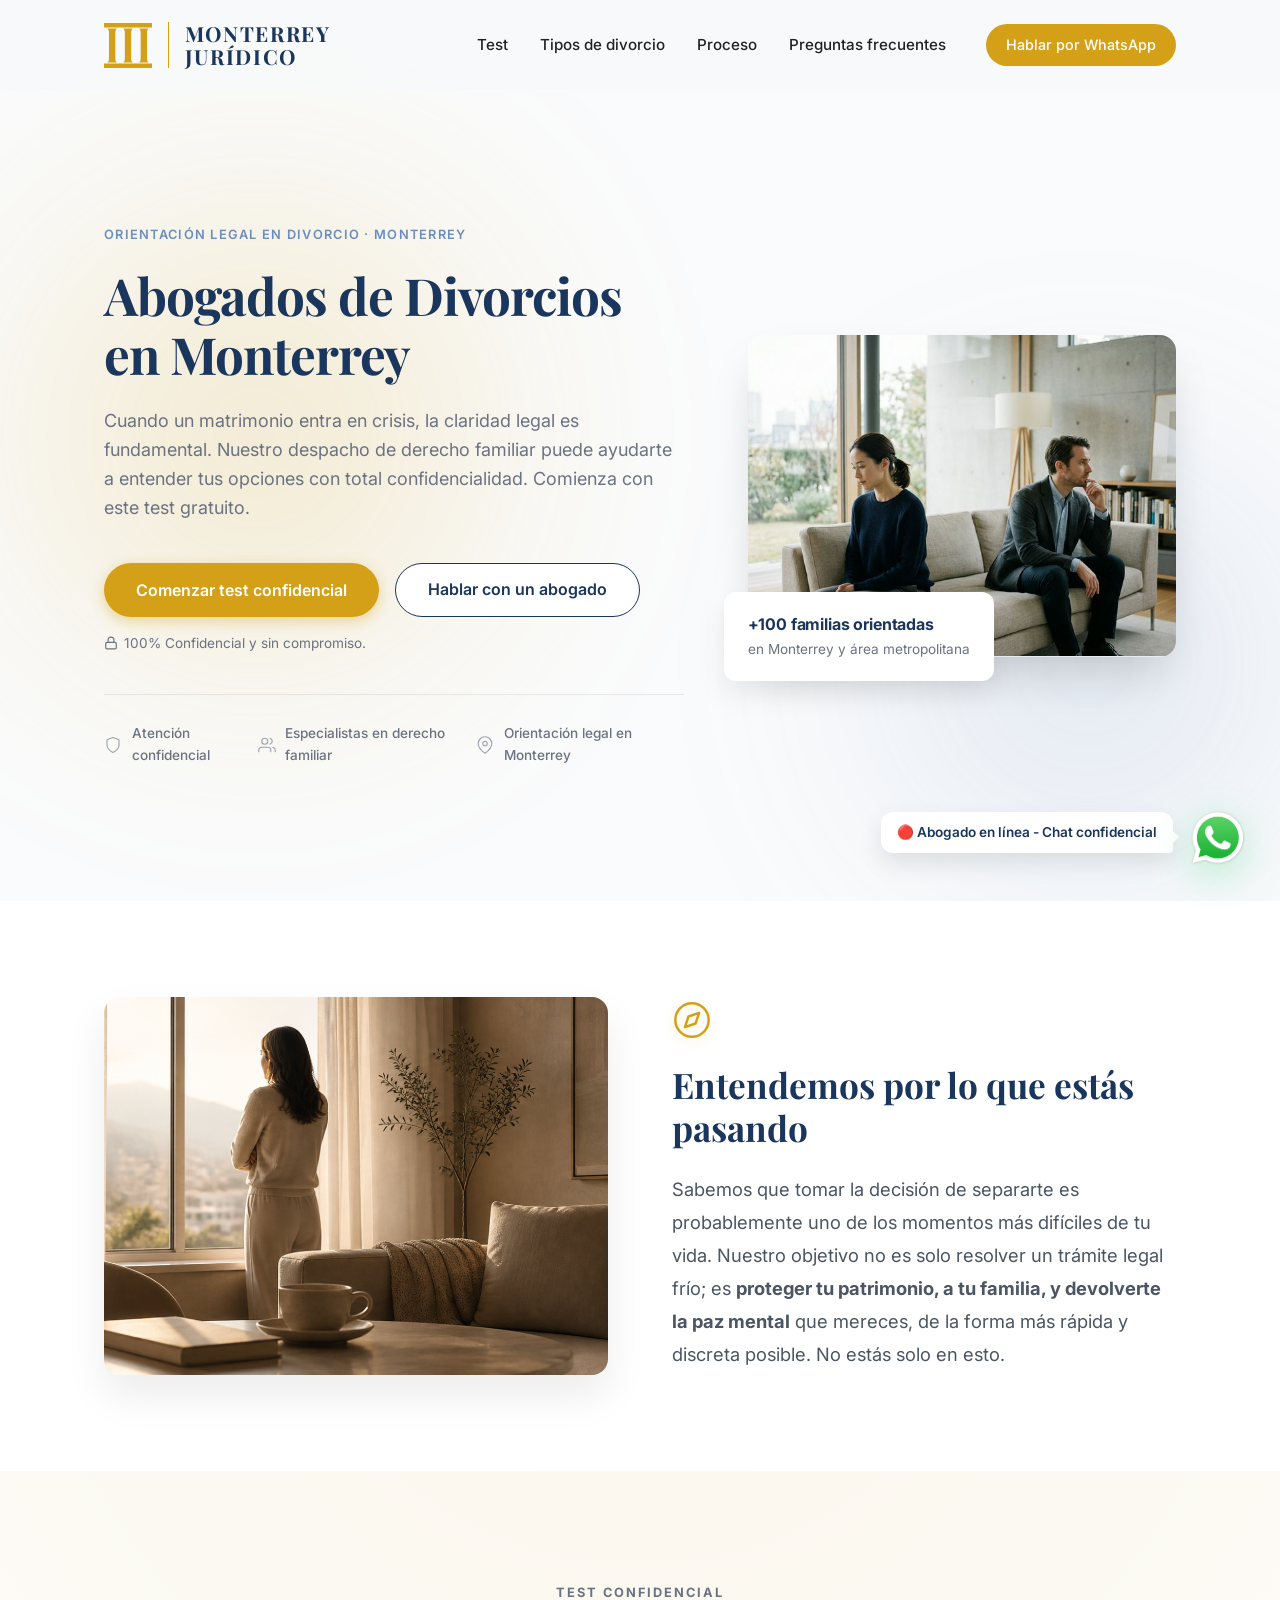
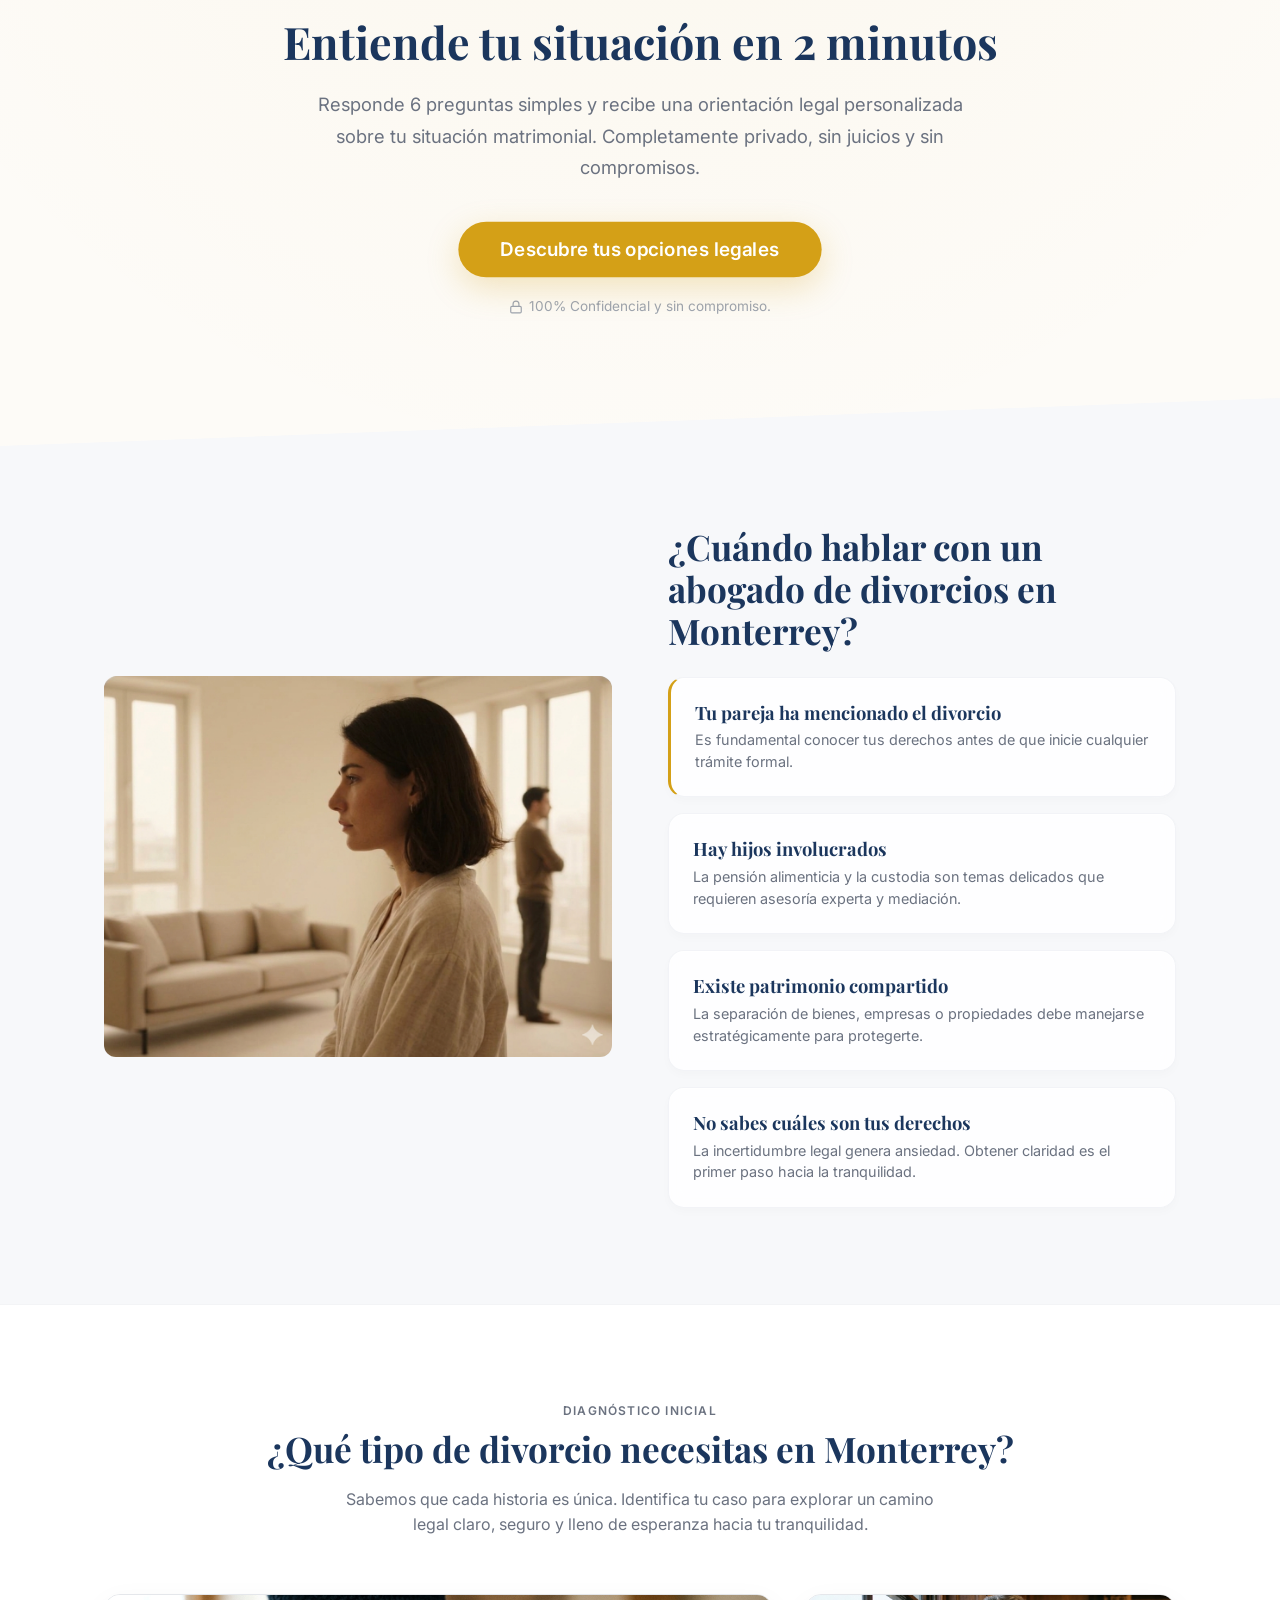
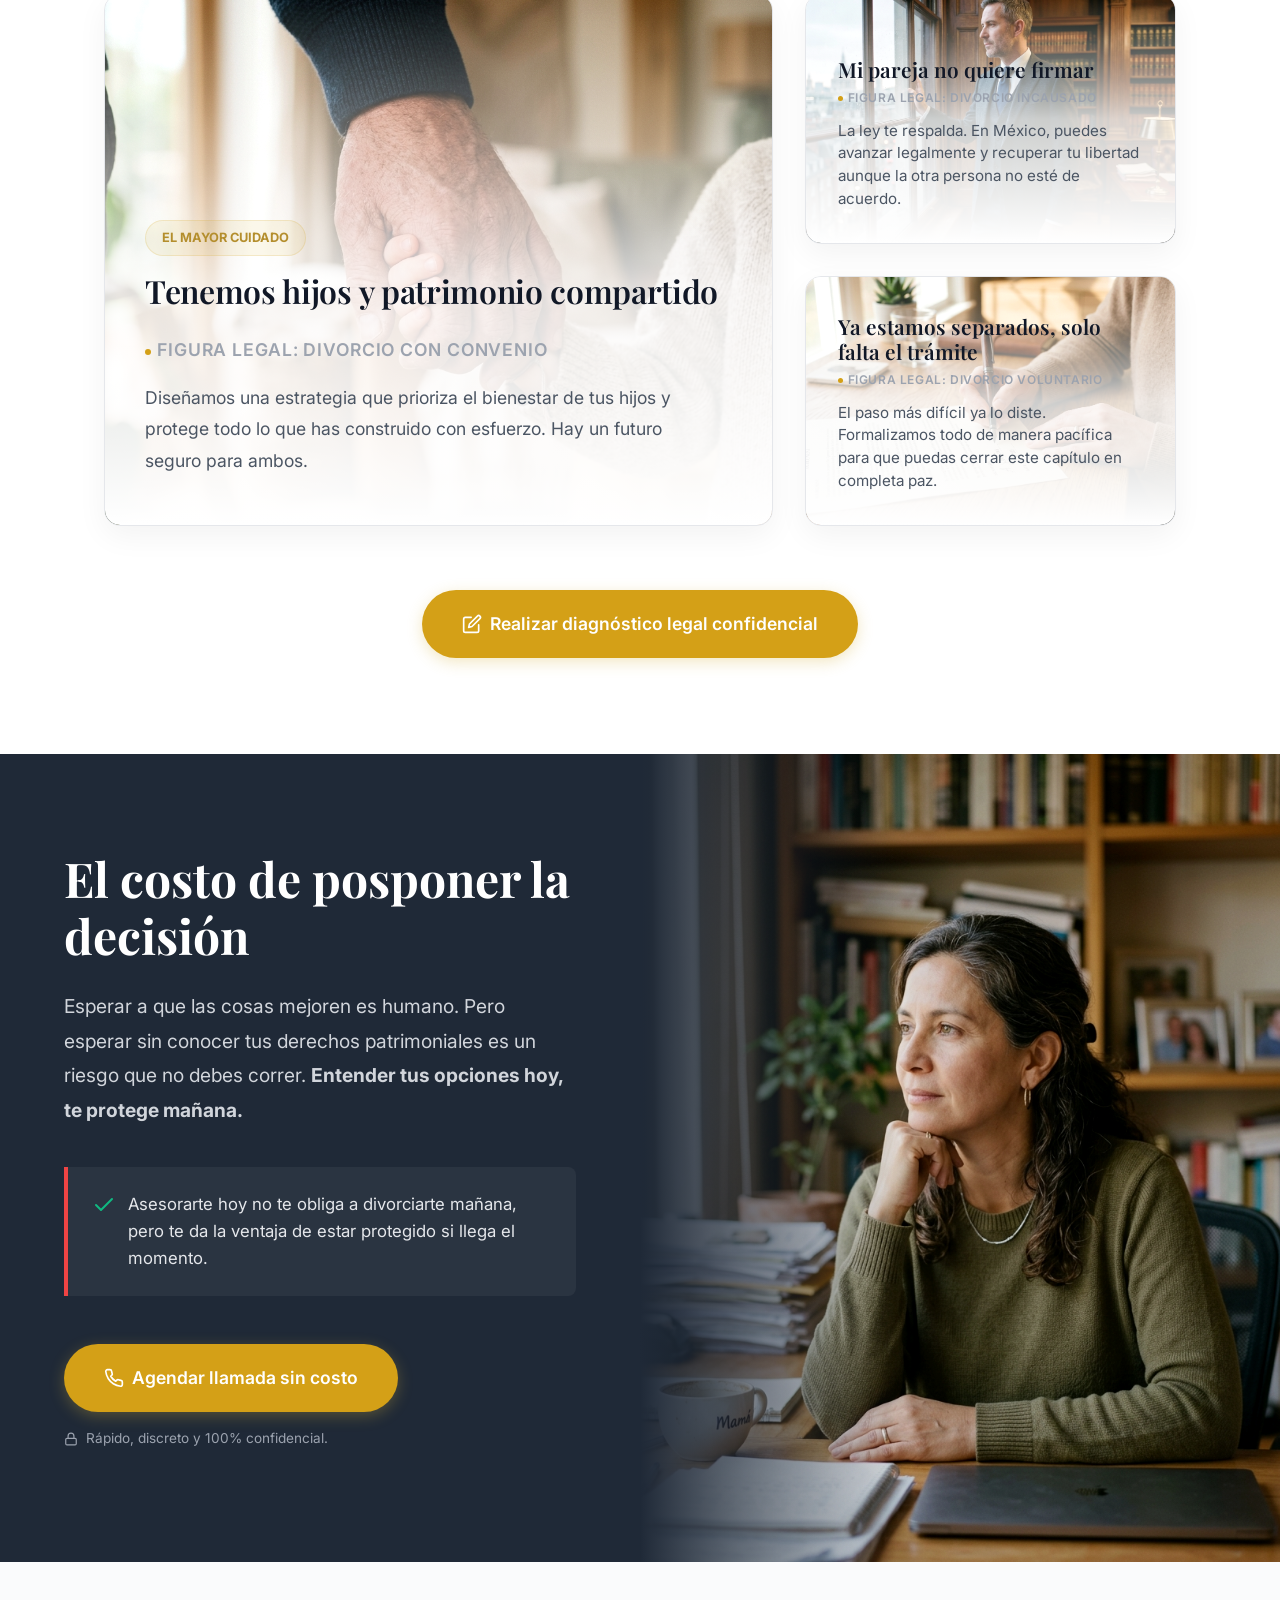
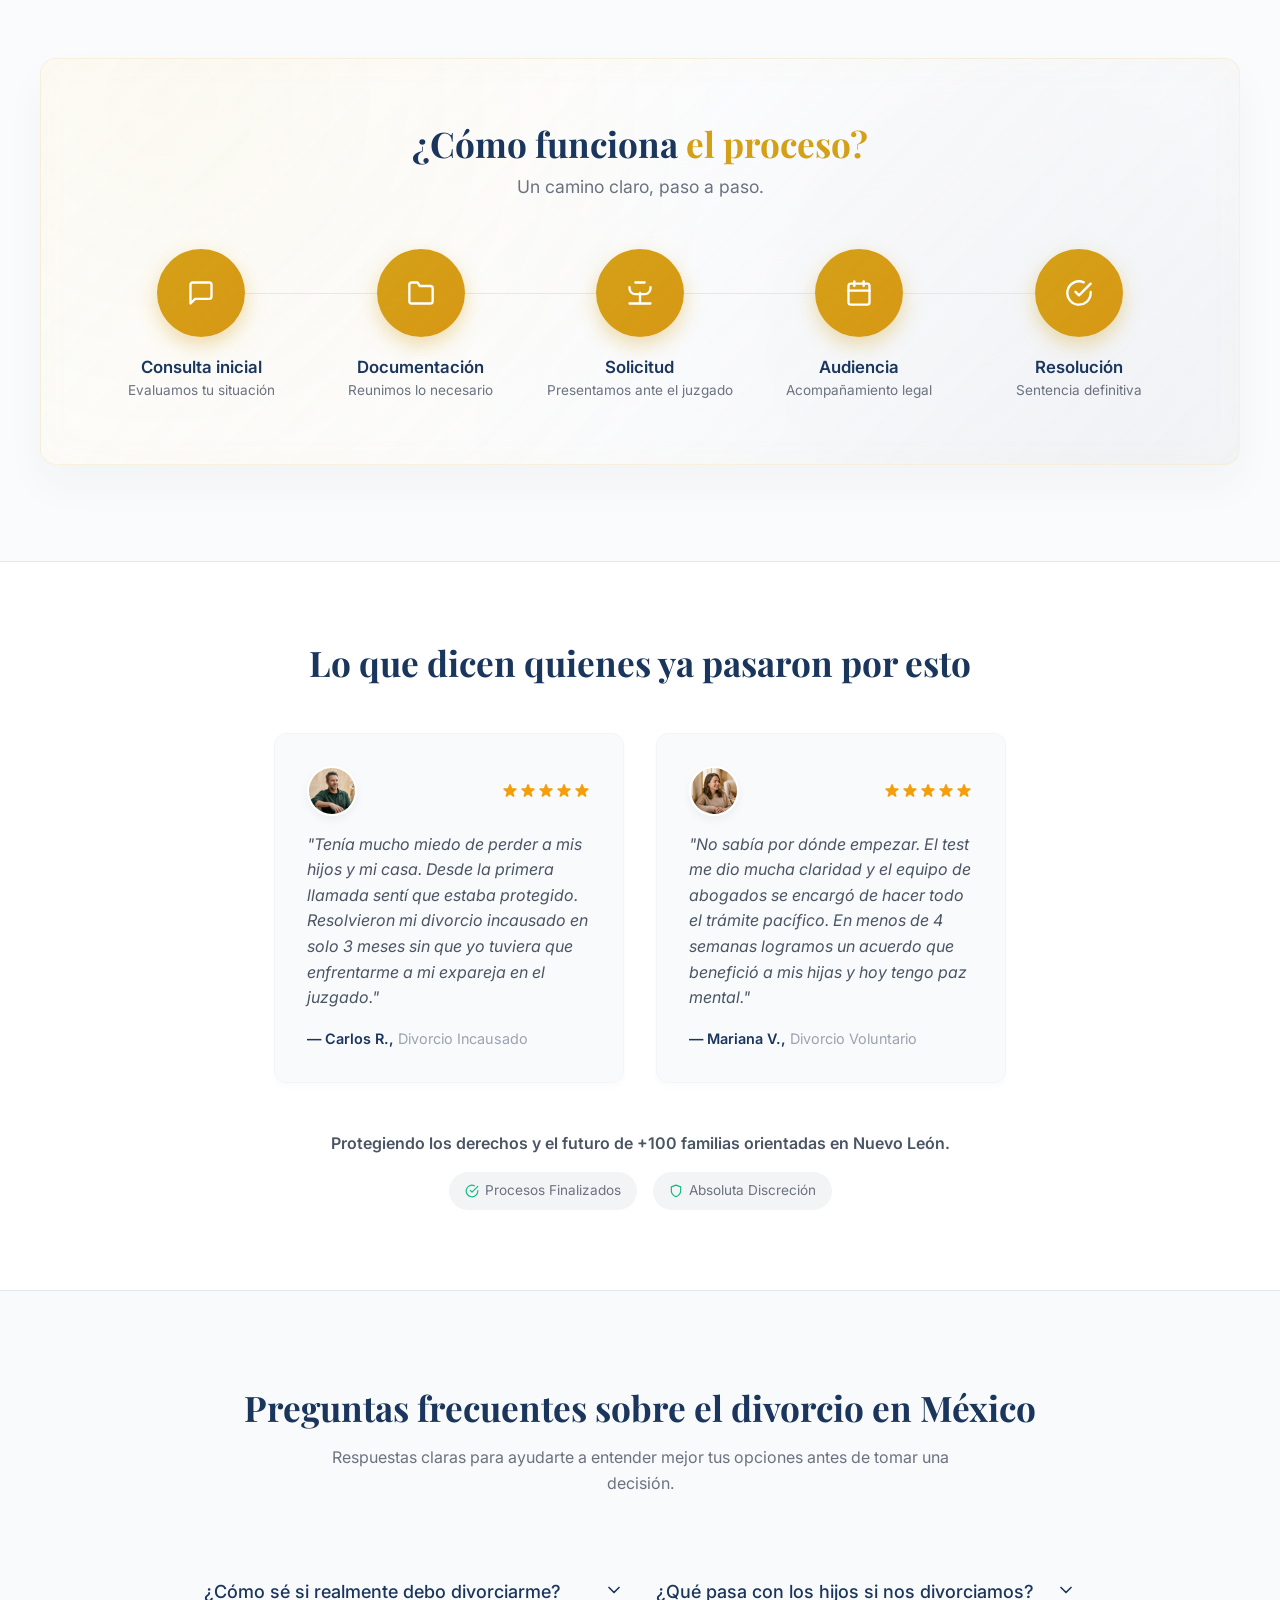
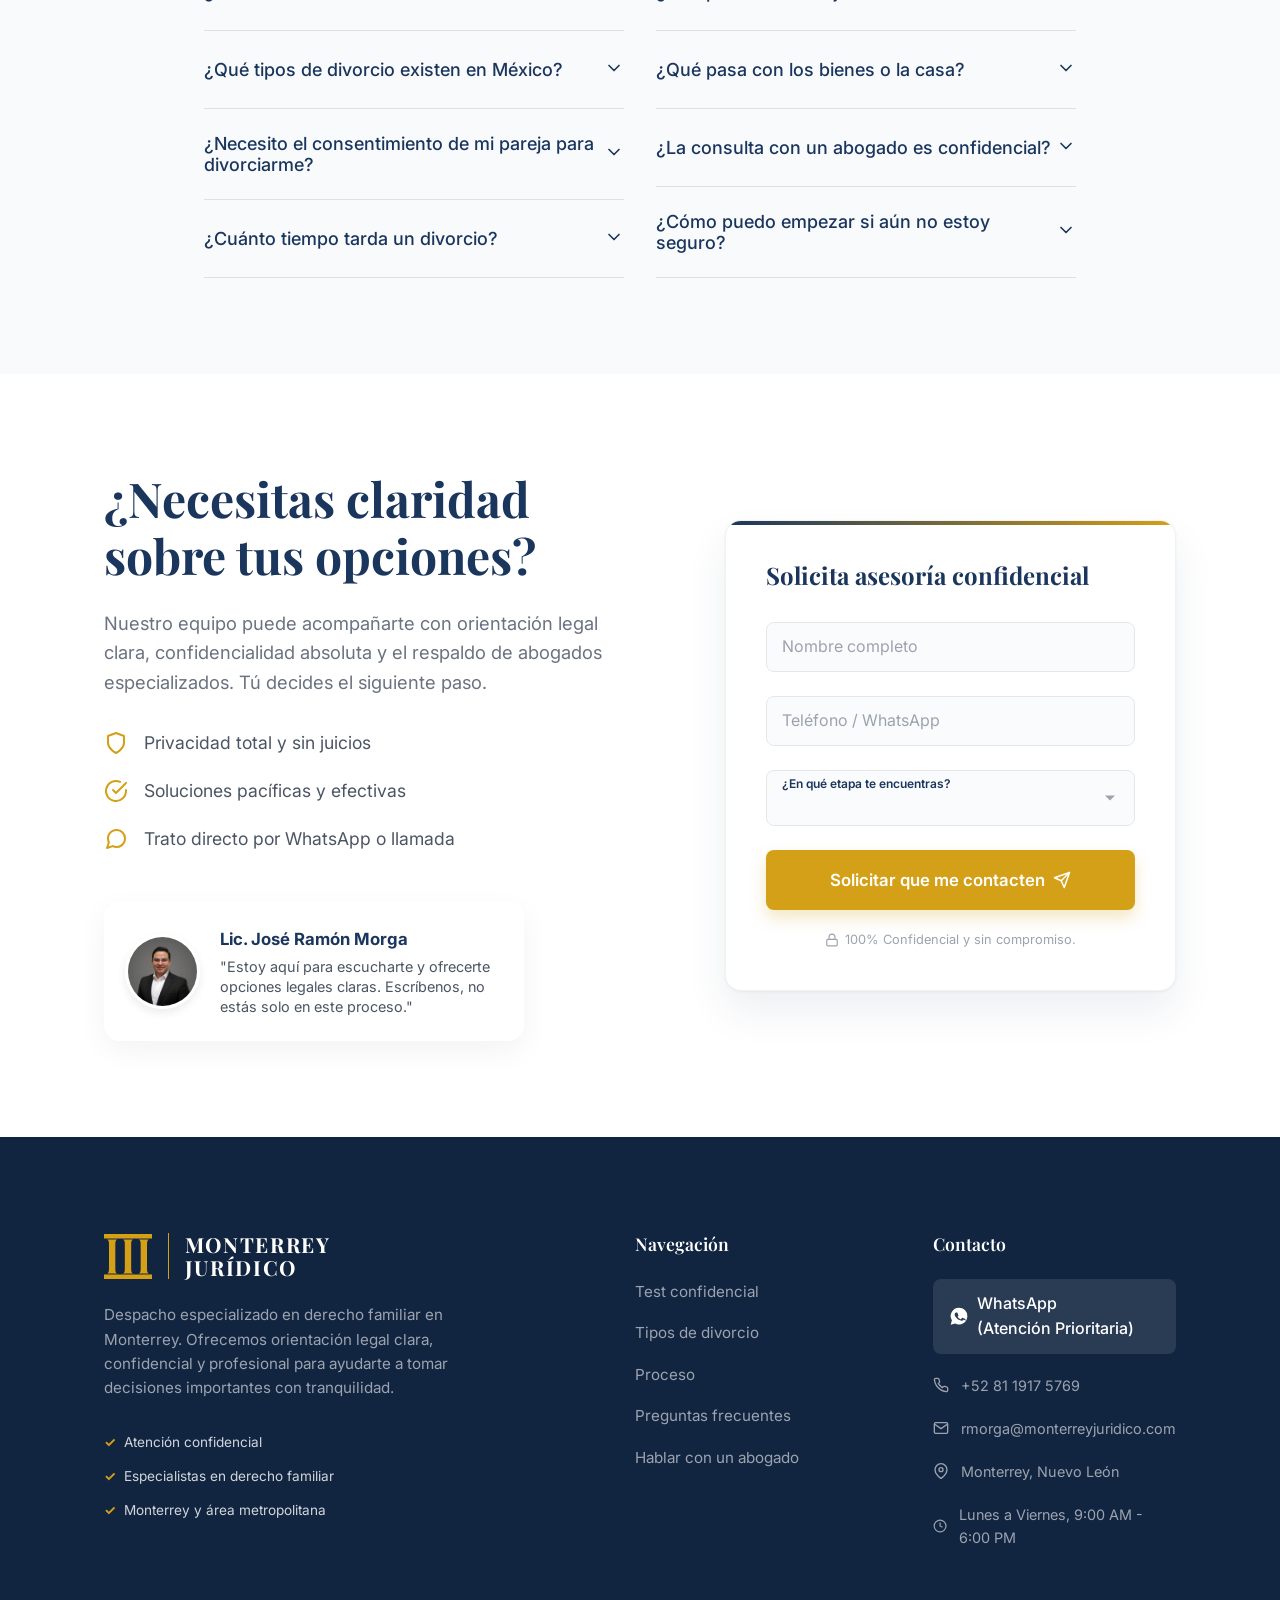
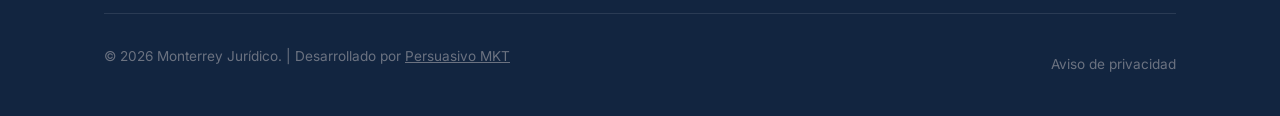
<file: index.html>
<!DOCTYPE html>
<html lang="es">
<head>
    <!-- Meta Pixel Code -->
    <script>
      !function(f,b,e,v,n,t,s)
      {if(f.fbq)return;n=f.fbq=function(){n.callMethod?
      n.callMethod.apply(n,arguments):n.queue.push(arguments)};
      if(!f._fbq)f._fbq=n;n.push=n;n.loaded=!0;n.version='2.0';
      n.queue=[];t=b.createElement(e);t.async=!0;
      t.src=v;s=b.getElementsByTagName(e)[0];
      s.parentNode.insertBefore(t,s)}(window, document,'script',
      'https://connect.facebook.net/en_US/fbevents.js');
      fbq('init', '27234514289520570');
      fbq('track', 'PageView');
    </script>
    <noscript><img height="1" width="1" style="display:none"
      src="https://www.facebook.com/tr?id=27234514289520570&ev=PageView&noscript=1"
    /></noscript>
    <!-- End Meta Pixel Code -->
    <meta charset="UTF-8">
    <meta name="viewport" content="width=device-width, initial-scale=1.0">
    <title>Abogado de Divorcios en Monterrey | Orientación Legal Confidencial</title>
    <meta name="description" content="Abogados de divorcios en Monterrey. Especialistas en divorcio voluntario, necesario e incausado. Consulta confidencial sin compromiso — test gratuito de 2 minutos.">
    <meta name="robots" content="index, follow">
    <link rel="canonical" href="https://monterreyjuridico.com/">

    <!-- Open Graph -->
    <meta property="og:type" content="website">
    <meta property="og:url" content="https://monterreyjuridico.com/">
    <meta property="og:title" content="Abogado de Divorcios en Monterrey | Consulta Confidencial">
    <meta property="og:description" content="Abogados de divorcios en Monterrey. Especialistas en divorcio voluntario, necesario e incausado. Consulta confidencial sin compromiso.">
    <meta property="og:image" content="https://monterreyjuridico.com/assets/img/og-image.jpg">
    <meta property="og:locale" content="es_MX">
    <meta property="og:site_name" content="Monterrey Jurídico">

    <!-- Twitter Card -->
    <meta name="twitter:card" content="summary_large_image">
    <meta name="twitter:title" content="Abogado de Divorcios en Monterrey | Consulta Confidencial">
    <meta name="twitter:description" content="Despacho de derecho familiar en Monterrey. Test confidencial de 2 minutos.">
    <meta name="twitter:image" content="https://monterreyjuridico.com/assets/img/og-image.jpg">

    <!-- Structured Data: LegalService + LocalBusiness -->
    <script type="application/ld+json">
    {
      "@context": "https://schema.org",
      "@type": ["LegalService", "LocalBusiness"],
      "name": "Monterrey Jurídico",
      "description": "Despacho de derecho familiar especializado en divorcios en Monterrey y área metropolitana.",
      "url": "https://monterreyjuridico.com",
      "telephone": "+528119175769",
      "email": "rmorga@monterreyjuridico.com",
      "address": {
        "@type": "PostalAddress",
        "addressLocality": "Monterrey",
        "addressRegion": "Nuevo León",
        "addressCountry": "MX"
      },
      "geo": {
        "@type": "GeoCoordinates",
        "latitude": 25.6866,
        "longitude": -100.3161
      },
      "areaServed": {
        "@type": "City",
        "name": "Monterrey"
      },
      "serviceType": "Derecho Familiar",
      "openingHoursSpecification": {
        "@type": "OpeningHoursSpecification",
        "dayOfWeek": ["Monday","Tuesday","Wednesday","Thursday","Friday"],
        "opens": "09:00",
        "closes": "18:00"
      },
      "aggregateRating": {
        "@type": "AggregateRating",
        "ratingValue": "5",
        "bestRating": "5",
        "worstRating": "1",
        "reviewCount": "2"
      },
      "review": [
        {
          "@type": "Review",
          "author": {"@type": "Person", "name": "Carlos R."},
          "reviewRating": {"@type": "Rating", "ratingValue": "5", "bestRating": "5"},
          "reviewBody": "Resolvieron mi divorcio incausado en solo 3 meses sin que yo tuviera que enfrentarme a mi expareja en el juzgado."
        },
        {
          "@type": "Review",
          "author": {"@type": "Person", "name": "Mariana V."},
          "reviewRating": {"@type": "Rating", "ratingValue": "5", "bestRating": "5"},
          "reviewBody": "En menos de 4 semanas logramos un acuerdo que benefició a mis hijas y hoy tengo paz mental."
        }
      ],
      "hasOfferCatalog": {
        "@type": "OfferCatalog",
        "name": "Servicios de divorcio",
        "itemListElement": [
          {"@type": "Offer", "itemOffered": {"@type": "Service", "name": "Divorcio Voluntario"}},
          {"@type": "Offer", "itemOffered": {"@type": "Service", "name": "Divorcio Necesario"}},
          {"@type": "Offer", "itemOffered": {"@type": "Service", "name": "Divorcio Express"}},
          {"@type": "Offer", "itemOffered": {"@type": "Service", "name": "Divorcio Incausado"}}
        ]
      }
    }
    </script>

    <!-- Structured Data: FAQPage -->
    <script type="application/ld+json">
    {
      "@context": "https://schema.org",
      "@type": "FAQPage",
      "mainEntity": [
        {
          "@type": "Question",
          "name": "¿Cómo sé si realmente debo divorciarme?",
          "acceptedAnswer": {
            "@type": "Answer",
            "text": "Cada relación es diferente. Algunas parejas pueden resolver sus conflictos con apoyo o acuerdos, mientras que en otros casos el divorcio puede ser la mejor opción para ambas partes. Nuestro test confidencial puede ayudarte a entender mejor tu situación y conocer qué alternativas legales existen en Monterrey."
          }
        },
        {
          "@type": "Question",
          "name": "¿Qué tipos de divorcio existen en México?",
          "acceptedAnswer": {
            "@type": "Answer",
            "text": "En México existen tres vías principales: divorcio administrativo, divorcio voluntario y divorcio unilateral (incausado). Cada uno tiene requisitos y procesos diferentes dependiendo de si hay hijos, bienes en común o acuerdo entre las partes."
          }
        },
        {
          "@type": "Question",
          "name": "¿Necesito el consentimiento de mi pareja para divorciarme?",
          "acceptedAnswer": {
            "@type": "Answer",
            "text": "No necesariamente. En México existe el divorcio unilateral o incausado, lo que significa que una persona puede solicitar el divorcio incluso si la otra no está de acuerdo."
          }
        },
        {
          "@type": "Question",
          "name": "¿Cuánto tiempo tarda un divorcio en México?",
          "acceptedAnswer": {
            "@type": "Answer",
            "text": "La duración depende del tipo de divorcio. Cuando existe acuerdo entre ambas partes, el proceso puede resolverse en semanas. Los casos con desacuerdos o bienes en disputa pueden tomar varios meses. En Monterrey, nuestro despacho ha concluido divorcios voluntarios en menos de 4 semanas."
          }
        },
        {
          "@type": "Question",
          "name": "¿Qué pasa con los hijos si nos divorciamos?",
          "acceptedAnswer": {
            "@type": "Answer",
            "text": "Cuando hay hijos se deben establecer acuerdos sobre custodia, régimen de convivencia y pensión alimenticia. El objetivo siempre es proteger el bienestar de los menores."
          }
        },
        {
          "@type": "Question",
          "name": "¿Qué pasa con los bienes o la casa en un divorcio?",
          "acceptedAnswer": {
            "@type": "Answer",
            "text": "La división de bienes depende del régimen matrimonial (sociedad conyugal o separación de bienes) y de los acuerdos entre las partes. Un abogado de divorcios en Monterrey puede ayudarte a entender cómo se dividirían los bienes en tu caso específico."
          }
        },
        {
          "@type": "Question",
          "name": "¿La consulta con un abogado de divorcios es confidencial?",
          "acceptedAnswer": {
            "@type": "Answer",
            "text": "Sí. Toda consulta es completamente confidencial y está protegida por el secreto profesional. Puedes hablar sobre tu situación con total discreción antes de tomar cualquier decisión."
          }
        },
        {
          "@type": "Question",
          "name": "¿Cómo puedo empezar si aún no estoy seguro de divorciarme?",
          "acceptedAnswer": {
            "@type": "Answer",
            "text": "Puedes comenzar con nuestro test confidencial de 2 minutos para entender mejor tu situación, o hablar directamente con un abogado de divorcios en Monterrey para recibir orientación sin compromiso."
          }
        }
      ]
    }
    </script>

    <!-- Favicon -->
    <link rel="icon" href="assets/img/mj_isotipo.svg" type="image/svg+xml">
    <link rel="apple-touch-icon" href="assets/img/mj_isotipo.svg">

    <!-- Google Fonts -->
    <link rel="preconnect" href="https://fonts.googleapis.com">
    <link rel="preconnect" href="https://fonts.gstatic.com" crossorigin>
    <link href="https://fonts.googleapis.com/css2?family=Inter:wght@400;500;600&family=Playfair+Display:wght@500;600;700&display=swap" rel="stylesheet">

    <!-- CSS -->
    <link rel="stylesheet" href="styles.css?v=1.1">
</head>
<body>

    <!-- Main Header -->
    <header class="main-header" id="main-header">
        <div class="container header-container">
            <div class="header-logo">
                <a href="/" class="logo-link">
                    <img src="assets/img/mj_isotipo.svg" alt="Isotipo Monterrey Jurídico" class="logo-icon">
                    <div class="logo-text-container">
                        <span class="logo-text-top">MONTERREY</span>
                        <span class="logo-text-bottom">JURÍDICO</span>
                    </div>
                </a>
            </div>
            
            <button class="mobile-menu-toggle" id="mobile-menu-toggle" aria-label="Abrir menú">
                <span></span>
                <span></span>
                <span></span>
            </button>

            <nav class="main-nav" id="main-nav">
                <ul class="nav-links">
                    <li><a href="#interactive-test" class="nav-link">Test</a></li>
                    <li><a href="#opciones" class="nav-link">Tipos de divorcio</a></li>
                    <li><a href="#proceso" class="nav-link">Proceso</a></li>
                    <li><a href="#faq" class="nav-link">Preguntas frecuentes</a></li>
                </ul>
                <div class="header-cta">
                    <a href="https://wa.me/528119175769" class="btn btn-primary btn-sm" target="_blank" rel="noopener">Hablar por WhatsApp</a>
                </div>
            </nav>
        </div>
    </header>

    <!-- Hero Section -->
    <section class="hero section ambient-mesh" id="inicio">
        <div class="container hero-container">
            <div class="hero-content">
                <span class="eyebrow" style="color: var(--color-secondary); font-size: 0.8rem; letter-spacing: 0.1em; font-weight: 600; text-transform: uppercase; margin-bottom: 1.25rem; display: block;">ORIENTACIÓN LEGAL EN DIVORCIO · MONTERREY</span>
                <h1 class="headline" style="font-size: clamp(2.5rem, 4vw, 3.5rem); line-height: 1.15; letter-spacing: -0.02em; max-width: 600px; margin-bottom: 1.25rem; color: var(--color-primary);">Abogados de Divorcios en Monterrey</h1>
                <p class="subheadline" style="font-size: 1.125rem; line-height: 1.6; max-width: 580px; color: #6B7280; margin-bottom: 2.5rem;">Cuando un matrimonio entra en crisis, la claridad legal es fundamental. Nuestro despacho de derecho familiar puede ayudarte a entender tus opciones con total confidencialidad. Comienza con este test gratuito.</p>
                <div class="hero-actions" style="margin-bottom: 2.5rem;">
                    <div class="btn-group" style="display: flex; flex-wrap: wrap; gap: 1rem;">
                        <button class="btn btn-primary" onclick="startTestUI()" style="height: 54px; padding: 0 2rem; font-weight: 600; display: inline-flex; align-items: center; justify-content: center; box-shadow: 0 4px 14px 0 rgba(212, 160, 23, 0.39);">Comenzar test confidencial</button>
                        <a href="https://wa.me/528119175769" class="btn btn-secondary" target="_blank" rel="noopener" style="height: 54px; padding: 0 2rem; font-weight: 600; display: inline-flex; align-items: center; justify-content: center;">Hablar con un abogado</a>
                    </div>
                    <p style="font-size: 0.85rem; color: #6B7280; margin-top: 1rem; display: flex; align-items: center; gap: 6px;"><svg width="14" height="14" viewBox="0 0 24 24" fill="none" stroke="currentColor" stroke-width="2" stroke-linecap="round" stroke-linejoin="round"><rect x="3" y="11" width="18" height="11" rx="2" ry="2"></rect><path d="M7 11V7a5 5 0 0 1 10 0v4"></path></svg> 100% Confidencial y sin compromiso.</p>
                </div>
                <div class="hero-trust-badges">
                    <span class="trust-badge-item fade-up-delay-1">
                        <span class="trust-badge-icon">
                            <svg width="20" height="20" viewBox="0 0 24 24" fill="none" stroke="currentColor" stroke-width="1.5" stroke-linecap="round" stroke-linejoin="round"><path d="M12 22s8-4 8-10V5l-8-3-8 3v7c0 6 8 10 8 10z"></path></svg>
                        </span>
                        <span>Atención confidencial</span>
                    </span>
                    <span class="trust-badge-item fade-up-delay-2">
                        <span class="trust-badge-icon">
                            <svg width="20" height="20" viewBox="0 0 24 24" fill="none" stroke="currentColor" stroke-width="1.5" stroke-linecap="round" stroke-linejoin="round"><path d="M17 21v-2a4 4 0 0 0-4-4H5a4 4 0 0 0-4 4v2"></path><circle cx="9" cy="7" r="4"></circle><path d="M23 21v-2a4 4 0 0 0-3-3.87"></path><path d="M16 3.13a4 4 0 0 1 0 7.75"></path></svg>
                        </span>
                        <span>Especialistas en derecho familiar</span>
                    </span>
                    <span class="trust-badge-item fade-up-delay-3">
                        <span class="trust-badge-icon">
                            <svg width="20" height="20" viewBox="0 0 24 24" fill="none" stroke="currentColor" stroke-width="1.5" stroke-linecap="round" stroke-linejoin="round"><path d="M21 10c0 7-9 13-9 13s-9-6-9-13a9 9 0 0 1 18 0z"></path><circle cx="12" cy="10" r="3"></circle></svg>
                        </span>
                        <span>Orientación legal en Monterrey</span>
                    </span>
                </div>
            </div>
            <div class="hero-media-wrapper" style="position: relative; width: 100%;">
                <video class="hero-video" autoplay muted loop playsinline preload="metadata" poster="assets/hero.png" style="width: 100%; aspect-ratio: 4/3; object-fit: cover; border-radius: 16px; display: block; box-shadow: 0 24px 48px -12px rgba(0,0,0,0.18);">
                    <source src="assets/hero.divorcio.mp4" type="video/mp4">
                </video>
                <div class="hero-badge" style="position: absolute; bottom: -24px; left: -24px; background: white; padding: 1.25rem 1.5rem; border-radius: 12px; box-shadow: 0 12px 30px rgba(0,0,0,0.08); display: flex; align-items: center; z-index: 2;">
                    <div>
                        <p style="margin: 0; font-weight: 700; color: var(--color-primary); font-size: 1rem; letter-spacing: -0.01em;">+100 familias orientadas</p>
                        <p style="margin: 0; color: #6B7280; font-size: 0.85rem; padding-top: 0.1rem;">en Monterrey y área metropolitana</p>
                    </div>
                </div>
            </div>
        </div>
    </section>
    <!-- Empathy Section -->
    <section class="section empathy-section" style="background-color: #ffffff; padding: 6rem 0;">
        <div class="container">
            <div class="empathy-grid">
                <div class="empathy-image-wrapper">
                    <img src="assets/img/empathy_final.png" alt="Mujer mirando contemplativamente por la ventana" loading="lazy" style="width: 100%; border-radius: 16px; box-shadow: 0 20px 40px rgba(0,0,0,0.08); aspect-ratio: 4/3; object-fit: cover;">
                </div>
                <div class="empathy-content" style="display: flex; flex-direction: column; justify-content: center;">
                    <svg width="40" height="40" viewBox="0 0 24 24" fill="none" stroke="var(--color-cta)" stroke-width="1.5" stroke-linecap="round" stroke-linejoin="round" style="margin-bottom: 1.5rem; filter: drop-shadow(0 4px 6px rgba(212, 160, 23, 0.2));"><circle cx="12" cy="12" r="10"></circle><polygon points="16.24 7.76 14.12 14.12 7.76 16.24 9.88 9.88 16.24 7.76"></polygon></svg>
                    <h2 class="section-title" style="font-size: 2.2rem; margin-bottom: 1.5rem; color: var(--color-primary);">Entendemos por lo que estás pasando</h2>
                    <p style="font-size: 1.15rem; line-height: 1.8; color: #4B5563; margin-bottom: 0;">
                        Sabemos que tomar la decisión de separarte es probablemente uno de los momentos más difíciles de tu vida. Nuestro objetivo no es solo resolver un trámite legal frío; es <strong>proteger tu patrimonio, a tu familia, y devolverte la paz mental</strong> que mereces, de la forma más rápida y discreta posible. No estás solo en esto.
                    </p>
                </div>
            </div>
        </div>
    </section>

    <!-- Interactive Relationship Test Section -->
    <section class="section test-section" id="interactive-test" style="background-color: #FDFBF7; position: relative; overflow: hidden; padding: 7rem 0;">
        <!-- Glowing background accent -->
        <div style="position: absolute; top: -50%; left: -10%; width: 120%; height: 200%; background: radial-gradient(circle at center top, rgba(212, 160, 23, 0.05) 0%, rgba(253, 251, 247, 0) 65%); pointer-events: none; z-index: 0;"></div>
        
        <div class="container text-center" id="test-intro-container" style="position: relative; z-index: 2;">
            <span class="eyebrow" style="color: #6B7280; margin-bottom: 0.75rem; display: block; letter-spacing: 0.15em; font-size: 0.8rem; text-transform: uppercase; font-weight: 700;">TEST CONFIDENCIAL</span>
            <h2 class="section-title" style="margin-bottom: 1.25rem; font-size: clamp(2rem, 3.5vw, 3rem); color: var(--color-primary);">Entiende tu situación en 2 minutos</h2>
            <p class="section-subtitle" style="color: #6B7280; max-width: 650px; margin: 0 auto 2.5rem auto; font-size: 1.15rem; line-height: 1.7;">Responde 6 preguntas simples y recibe una orientación legal personalizada sobre tu situación matrimonial. Completamente privado, sin juicios y sin compromisos.</p>
            <button class="btn btn-large" onclick="startTestUI()" style="background-color: var(--color-cta); color: #FFF; border-color: var(--color-cta); box-shadow: 0 10px 30px rgba(212, 160, 23, 0.25); transform: scale(1.05); transition: transform 0.3s ease, box-shadow 0.3s ease; font-weight: 600;">Descubre tus opciones legales</button>
            <p style="font-size: 0.85rem; color: #9CA3AF; margin-top: 1.25rem; display: flex; align-items: center; justify-content: center; gap: 6px;"><svg width="14" height="14" viewBox="0 0 24 24" fill="none" stroke="currentColor" stroke-width="2" stroke-linecap="round" stroke-linejoin="round"><rect x="3" y="11" width="18" height="11" rx="2" ry="2"></rect><path d="M7 11V7a5 5 0 0 1 10 0v4"></path></svg> 100% Confidencial y sin compromiso.</p>
        </div>

        <div class="container test-container card hidden" id="test-ui-container" style="max-width: 800px; padding: 3.5rem; margin: 0 auto; background: #ffffff; box-shadow: 0 30px 60px rgba(0,0,0,0.3); border: none; position: relative; z-index: 2; border-radius: 16px;">
            <div class="test-header" style="display: flex; justify-content: space-between; align-items: center; margin-bottom: 1.5rem;">
                <span id="question-counter" style="color: var(--color-primary); font-family: var(--font-heading); font-style: italic; font-weight: 600; font-size: 1.2rem;">Pregunta 1 de 10</span>
                <button class="btn-close-test" onclick="resetTestUI()" aria-label="Cerrar test" style="background: none; border: none; font-size: 1.5rem; cursor: pointer; color: #6B7280; width: 32px; height: 32px; display: flex; align-items: center; justify-content: center; border-radius: 50%; transition: background 0.2s;">&times;</button>
            </div>
            <div class="test-progress" style="width: 100%; height: 6px; background: #E5E7EB; border-radius: 3px; margin-bottom: 3rem; overflow: hidden;">
                <div class="progress-bar" id="progress-bar" style="height: 100%; background-color: var(--color-cta); width: 0%; transition: width 0.4s ease;"></div>
            </div>
            
            <div id="test-questions" class="test-questions">
                <!-- Injected via script.js -->
            </div>
            <div id="test-results" class="hidden text-center">
                <div id="loading-sequence" style="margin-bottom: 2rem;">
                    <div class="spinner" style="border: 4px solid rgba(212, 175, 55, 0.1); border-left-color: var(--color-cta); border-radius: 50%; width: 50px; height: 50px; animation: spin 1s linear infinite; margin: 0 auto 1.5rem;"></div>
                    <h3 id="result-title" style="margin-bottom: 0.5rem; color: var(--color-primary); font-size: 1.8rem; transition: opacity 0.3s ease;">Procesando diagnóstico...</h3>
                    <p id="result-message" style="color: #6B7280; font-size: 1.1rem; max-width: 600px; margin: 0 auto; transition: opacity 0.3s ease;">Analizando tus respuestas bajo estricta confidencialidad.</p>
                </div>
                <div id="final-whatsapp-action" class="hidden">
                    <p style="margin-bottom: 1.5rem; color: #374151; font-size: 1.25rem; font-weight: 600;">Tu radiografía legal está lista.</p>
                    <a href="javascript:void(0)" id="result-whatsapp" class="btn btn-primary btn-large" target="_blank" rel="noopener" style="animation: pulse-soft 2s infinite; display: inline-flex; align-items: center; gap: 10px; pointer-events: none; opacity: 0.5;">
                        <svg width="24" height="24" viewBox="0 0 24 24" fill="currentColor" xmlns="http://www.w3.org/2000/svg"><path d="M17.472 14.382c-.297-.149-1.758-.867-2.03-.967-.273-.099-.471-.148-.67.15-.197.297-.767.966-.94 1.164-.173.199-.347.223-.644.075-.297-.15-1.255-.463-2.39-1.475-.883-.788-1.48-1.761-1.653-2.059-.173-.297-.018-.458.13-.606.134-.133.298-.347.446-.52.149-.174.198-.298.298-.497.099-.198.05-.371-.025-.52-.075-.149-.669-1.612-.916-2.207-.242-.579-.487-.5-.669-.51a12.8 12.8 0 0 0-.57-.01c-.198 0-.52.074-.792.372-.272.297-1.04 1.016-1.04 2.479 0 1.462 1.065 2.875 1.213 3.074.149.198 2.096 3.2 5.077 4.487.709.306 1.262.489 1.694.625.712.227 1.36.195 1.871.118.571-.085 1.758-.719 2.006-1.413.248-.694.248-1.289.173-1.413-.074-.124-.272-.198-.57-.347m-5.421 7.403h-.004a9.87 9.87 0 0 1-5.031-1.378l-.361-.214-3.741.982.998-3.648-.235-.374a9.86 9.86 0 0 1-1.51-5.26c.001-5.45 4.436-9.884 9.888-9.884 2.64 0 5.122 1.03 6.988 2.898a9.825 9.825 0 0 1 2.893 6.994c-.003 5.45-4.437 9.884-9.885 9.884m8.413-18.297A11.815 11.815 0 0 0 12.05 0C5.495 0 .16 5.335.157 11.892c0 2.096.547 4.142 1.588 5.945L.057 24l6.305-1.654a11.882 11.882 0 0 0 5.683 1.448h.005c6.554 0 11.89-5.335 11.893-11.893a11.821 11.821 0 0 0-3.48-8.413Z"/></svg>
                        Abrir Chat Confidencial
                    </a>
                    <p style="font-size: 0.85rem; color: #9CA3AF; margin-top: 1rem;">Serás redirigido de forma segura a WhatsApp.</p>
                </div>
            </div>
        </div>
    </section>

    <!-- When to talk to a lawyer -->
    <section class="section reasons" style="background-color: #F7F8FA; position: relative; z-index: 1; padding-top: 5rem;">
        <!-- Tilt Divider Top -->
        <div class="tilt-divider-top" style="position: absolute; top: 0; left: 0; width: 100%; overflow: hidden; line-height: 0; transform: translateY(-100%);">
            <svg viewBox="0 0 1200 120" preserveAspectRatio="none" style="width: calc(100% + 1.3px); height: 48px; display: block;">
                <!-- Draws right-heavy slant matching the #F7F8FA background -->
                <path d="M0 120 L1200 0 L1200 120 Z" fill="#F7F8FA"></path>
            </svg>
        </div>
        
        <div class="container container-large">
            <div class="reasons-layout" style="display: grid; grid-template-columns: 1fr 1fr; gap: 3.5rem; align-items: center;">
                <!-- Balanced Image Element -->
                <div class="reasons-image-wrapper" style="position: relative;">
                    <img src="assets/pareja.png" alt="Pareja reflexionando sobre el divorcio" loading="lazy" style="width: 100%; border-radius: 12px; box-shadow: 0 20px 40px -10px rgba(0,0,0,0.2), 0 0 1px rgba(0,0,0,0.1); object-fit: cover; aspect-ratio: 4/3;">
                </div>
                
                <div class="reasons-content">
                    <h2 class="section-title" style="text-align: left; margin-bottom: 1.5rem; font-size: 2.2rem;">¿Cuándo hablar con un abogado de divorcios en Monterrey?</h2>
                    
                    <div class="grid reasons-grid" style="grid-template-columns: 1fr; gap: 1rem;">
                        <div class="card hover-lift" style="padding: 1.5rem; border-left: 3px solid var(--color-cta);">
                            <h3 style="font-size: 1.15rem; font-family: var(--font-heading); margin-bottom: 0.35rem; color: var(--color-primary);">Tu pareja ha mencionado el divorcio</h3>
                            <p style="margin: 0; color: #6B7280; font-size: 0.9rem; line-height: 1.5;">Es fundamental conocer tus derechos antes de que inicie cualquier trámite formal.</p>
                        </div>
                        <div class="card hover-lift" style="padding: 1.5rem;">
                            <h3 style="font-size: 1.15rem; font-family: var(--font-heading); margin-bottom: 0.35rem; color: var(--color-primary);">Hay hijos involucrados</h3>
                            <p style="margin: 0; color: #6B7280; font-size: 0.9rem; line-height: 1.5;">La pensión alimenticia y la custodia son temas delicados que requieren asesoría experta y mediación.</p>
                        </div>
                        <div class="card hover-lift" style="padding: 1.5rem;">
                            <h3 style="font-size: 1.15rem; font-family: var(--font-heading); margin-bottom: 0.35rem; color: var(--color-primary);">Existe patrimonio compartido</h3>
                            <p style="margin: 0; color: #6B7280; font-size: 0.9rem; line-height: 1.5;">La separación de bienes, empresas o propiedades debe manejarse estratégicamente para protegerte.</p>
                        </div>
                        <div class="card hover-lift" style="padding: 1.5rem;">
                            <h3 style="font-size: 1.15rem; font-family: var(--font-heading); margin-bottom: 0.35rem; color: var(--color-primary);">No sabes cuáles son tus derechos</h3>
                            <p style="margin: 0; color: #6B7280; font-size: 0.9rem; line-height: 1.5;">La incertidumbre legal genera ansiedad. Obtener claridad es el primer paso hacia la tranquilidad.</p>
                        </div>
                    </div>
                </div>
            </div>
        </div>
    </section>

    <!-- Situaciones Reales / Diagnóstico Inicial -->
    <section class="section" id="opciones" style="background-color: #FFFFFF; color: #1F2937; border-top: 1px solid #F3F4F6;">
        <div class="container text-center">
            <span class="eyebrow" style="color: #6B7280; margin-bottom: 0.5rem; display: block; letter-spacing: 0.1em; font-size: 0.75rem;">DIAGNÓSTICO INICIAL</span>
            <h2 class="section-title" style="margin-bottom: 1rem; color: var(--color-primary);">¿Qué tipo de divorcio necesitas en Monterrey?</h2>
            <p class="section-subtitle" style="color: #6B7280; max-width: 600px; margin: 0 auto 3.5rem auto;">Sabemos que cada historia es única. Identifica tu caso para explorar un camino legal claro, seguro y lleno de esperanza hacia tu tranquilidad.</p>
            
            <div class="bento-grid">
                <!-- Card 1 (Hero) -->
                <div class="card hover-lift bento-card bento-hero bento-light" style="text-align: left; padding: 0 !important; position: relative; min-height: 400px; border: 1px solid #E5E7EB; background: #FFFFFF; overflow: hidden; box-shadow: 0 10px 30px rgba(0,0,0,0.05);">
                    <img src="assets/img/bento_hijos_man.png" alt="Hijos y Patrimonio" loading="lazy" style="width: 100%; height: 100%; object-fit: cover; position: absolute; inset: 0; filter: brightness(1.05);">
                    <div style="position: absolute; inset: 0; background: linear-gradient(to top, rgba(255,255,255,1) 0%, rgba(255,255,255,0.85) 45%, transparent 100%); pointer-events: none;"></div>
                    <div style="position: relative; z-index: 2; display: flex; flex-direction: column; justify-content: flex-end; height: 100%; padding: 3rem 2.5rem;">
                        <span style="background: rgba(212, 175, 55, 0.1); color: #B48E2D; padding: 0.4rem 1rem; border-radius: 20px; font-size: 0.8rem; font-weight: 700; margin-bottom: 1rem; align-self: flex-start; border: 1px solid rgba(212, 175, 55, 0.2);">EL MAYOR CUIDADO</span>
                        <h3 style="font-family: var(--font-heading); color: #111827; font-size: clamp(1.5rem, 3vw, 2rem); font-weight: 600; margin-bottom: 0.5rem; line-height: 1.2;">Tenemos hijos y patrimonio compartido</h3>
                        <p style="font-size: 0.8rem; color: #9CA3AF; margin-bottom: 1rem; font-weight: 600; letter-spacing: 0.05em; text-transform: uppercase;"><span style="display: inline-block; width: 6px; height: 6px; background-color: var(--color-cta); border-radius: 50%; margin-right: 6px; margin-bottom: 1px;"></span>Figura legal: Divorcio con Convenio</p>
                        <p style="color: #4B5563; font-size: 1.05rem; margin: 0; line-height: 1.6; max-width: 95%;">Diseñamos una estrategia que prioriza el bienestar de tus hijos y protege todo lo que has construido con esfuerzo. Hay un futuro seguro para ambos.</p>
                    </div>
                </div>
                
                <!-- Card 2 (Sidebar) -->
                <div class="card hover-lift bento-card bento-sidebar-1 bento-light" style="text-align: left; padding: 0 !important; position: relative; min-height: 250px; border: 1px solid #E5E7EB; background: #FFFFFF; overflow: hidden; box-shadow: 0 10px 30px rgba(0,0,0,0.05);">
                    <img src="assets/img/bento_firma_man.png" alt="No quiere firmar" loading="lazy" style="width: 100%; height: 100%; object-fit: cover; position: absolute; inset: 0; filter: brightness(1.05);">
                    <div style="position: absolute; inset: 0; background: linear-gradient(to top, rgba(255,255,255,1) 0%, rgba(255,255,255,0.8) 50%, transparent 100%); pointer-events: none;"></div>
                    <div style="position: relative; z-index: 2; display: flex; flex-direction: column; justify-content: flex-end; height: 100%; padding: 2rem;">
                        <h3 style="font-family: var(--font-heading); color: #111827; font-size: 1.3rem; font-weight: 600; margin-bottom: 0.4rem; line-height: 1.2;">Mi pareja no quiere firmar</h3>
                        <p style="font-size: 0.75rem; color: #9CA3AF; margin-bottom: 0.75rem; font-weight: 600; letter-spacing: 0.05em; text-transform: uppercase;"><span style="display: inline-block; width: 5px; height: 5px; background-color: var(--color-cta); border-radius: 50%; margin-right: 5px; margin-bottom: 1px;"></span>Figura legal: Divorcio Incausado</p>
                        <p style="color: #4B5563; font-size: 0.95rem; margin: 0; line-height: 1.5;">La ley te respalda. En México, puedes avanzar legalmente y recuperar tu libertad aunque la otra persona no esté de acuerdo.</p>
                    </div>
                </div>
                
                <!-- Card 3 (Sidebar) -->
                <div class="card hover-lift bento-card bento-sidebar-2 bento-light" style="text-align: left; padding: 0 !important; position: relative; min-height: 250px; border: 1px solid #E5E7EB; background: #FFFFFF; overflow: hidden; box-shadow: 0 10px 30px rgba(0,0,0,0.05);">
                    <img src="assets/img/bento_tramite_neutral.png" alt="Ya estamos separados" loading="lazy" style="width: 100%; height: 100%; object-fit: cover; position: absolute; inset: 0; filter: brightness(1.05);">
                    <div style="position: absolute; inset: 0; background: linear-gradient(to top, rgba(255,255,255,1) 0%, rgba(255,255,255,0.8) 50%, transparent 100%); pointer-events: none;"></div>
                    <div style="position: relative; z-index: 2; display: flex; flex-direction: column; justify-content: flex-end; height: 100%; padding: 2rem;">
                        <h3 style="font-family: var(--font-heading); color: #111827; font-size: 1.3rem; font-weight: 600; margin-bottom: 0.4rem; line-height: 1.2;">Ya estamos separados, solo falta el trámite</h3>
                        <p style="font-size: 0.75rem; color: #9CA3AF; margin-bottom: 0.75rem; font-weight: 600; letter-spacing: 0.05em; text-transform: uppercase;"><span style="display: inline-block; width: 5px; height: 5px; background-color: var(--color-cta); border-radius: 50%; margin-right: 5px; margin-bottom: 1px;"></span>Figura legal: Divorcio Voluntario</p>
                        <p style="color: #4B5563; font-size: 0.95rem; margin: 0; line-height: 1.5;">El paso más difícil ya lo diste. Formalizamos todo de manera pacífica para que puedas cerrar este capítulo en completa paz.</p>
                    </div>
                </div>
            </div>
            
            <div style="margin-top: 4rem;">
                <a href="#interactive-test" onclick="startTestUI()" class="btn btn-primary" style="background-color: var(--color-cta); color: #FFF; padding: 1.25rem 2.5rem; font-size: 1.1rem; border-radius: var(--radius-full); text-decoration: none; display: inline-flex; align-items: center; gap: 0.5rem; font-weight: 600; box-shadow: 0 4px 15px rgba(212, 175, 55, 0.3); transition: all 0.3s ease;">
                    <svg width="20" height="20" viewBox="0 0 24 24" fill="none" stroke="currentColor" stroke-width="2" stroke-linecap="round" stroke-linejoin="round"><path d="M11 4H4a2 2 0 0 0-2 2v14a2 2 0 0 0 2 2h14a2 2 0 0 0 2-2v-7"></path><path d="M18.5 2.5a2.121 2.121 0 0 1 3 3L12 15l-4 1 1-4 9.5-9.5z"></path></svg>
                    Realizar diagnóstico legal confidencial
                </a>
            </div>
        </div>
    </section>

    <!-- Loss Aversion Section -->
    <section class="section loss-aversion-section" style="background-color: #1F2937; color: #FFF; padding: 0; overflow: hidden; position: relative;">
        <div class="loss-aversion-grid" style="display: grid; grid-template-columns: 1fr 1fr; align-items: stretch; min-height: 600px;">
            
            <!-- Left Column: Content -->
            <div class="loss-aversion-content-wrapper" style="padding: 6rem 4rem; display: flex; flex-direction: column; justify-content: center; z-index: 2; position: relative; max-width: 800px; margin-left: auto;">
                <h2 class="section-title" style="font-size: clamp(2.2rem, 4vw, 3rem); margin-bottom: 1.5rem; color: #FFF; text-align: left;">El costo de posponer la decisión</h2>
                <p style="font-size: 1.2rem; line-height: 1.8; color: #D1D5DB; margin-bottom: 2.5rem; max-width: 550px;">
                    Esperar a que las cosas mejoren es humano. Pero esperar sin conocer tus derechos patrimoniales es un riesgo que no debes correr. <strong>Entender tus opciones hoy, te protege mañana.</strong>
                </p>
                
                <div style="background: rgba(255, 255, 255, 0.05); border-left: 4px solid #EF4444; padding: 1.5rem; text-align: left; border-radius: 0 8px 8px 0; max-width: 550px; margin-bottom: 3rem;">
                    <p style="margin: 0; font-size: 1.05rem; color: #E5E7EB; display: flex; align-items: flex-start; gap: 12px;">
                        <svg width="24" height="24" viewBox="0 0 24 24" fill="none" stroke="#10B981" stroke-width="2" stroke-linecap="round" stroke-linejoin="round" style="flex-shrink: 0; margin-top: 2px;"><polyline points="20 6 9 17 4 12"></polyline></svg>
                        <span>Asesorarte hoy no te obliga a divorciarte mañana, pero te da la ventaja de estar protegido si llega el momento.</span>
                    </p>
                </div>
                
                <div style="text-align: left;">
                    <a href="#contacto" class="btn btn-primary" style="background-color: var(--color-cta); color: #FFF; padding: 1.25rem 2.5rem; font-size: 1.1rem; border-radius: var(--radius-full); text-decoration: none; display: inline-flex; align-items: center; gap: 0.5rem; font-weight: 600; box-shadow: 0 4px 15px rgba(212, 175, 55, 0.3); transition: all 0.3s ease;">
                        <svg width="20" height="20" viewBox="0 0 24 24" fill="none" stroke="currentColor" stroke-width="2" stroke-linecap="round" stroke-linejoin="round"><path d="M22 16.92v3a2 2 0 0 1-2.18 2 19.79 19.79 0 0 1-8.63-3.07 19.5 19.5 0 0 1-6-6 19.79 19.79 0 0 1-3.07-8.67A2 2 0 0 1 4.11 2h3a2 2 0 0 1 2 1.72 12.84 12.84 0 0 0 .7 2.81 2 2 0 0 1-.45 2.11L8.09 9.91a16 16 0 0 0 6 6l1.27-1.27a2 2 0 0 1 2.11-.45 12.84 12.84 0 0 0 2.81.7A2 2 0 0 1 22 16.92z"></path></svg>
                        Agendar llamada sin costo
                    </a>
                    <p style="margin-top: 1rem; font-size: 0.85rem; color: #9CA3AF; display: flex; align-items: center; gap: 8px;">
                        <svg width="14" height="14" viewBox="0 0 24 24" fill="none" stroke="currentColor" stroke-width="2" stroke-linecap="round" stroke-linejoin="round"><rect x="3" y="11" width="18" height="11" rx="2" ry="2"></rect><path d="M7 11V7a5 5 0 0 1 10 0v4"></path></svg> 
                        Rápido, discreto y 100% confidencial.
                    </p>
                </div>
            </div>

            <!-- Right Column: Single Directed Image -->
            <div class="loss-aversion-image-wrapper reveal reveal-right" style="position: relative; width: 100%; height: 100%;">
                <img src="assets/img/loss_aversion_directed.png" alt="Analizando opciones legales" loading="lazy" style="width: 100%; height: 100%; object-fit: cover; filter: contrast(1.05) brightness(0.9);">
                <div style="position: absolute; inset: 0; background: linear-gradient(to right, #1F2937 0%, transparent 40%); pointer-events: none;"></div>
            </div>
            
        </div>
    </section>

    <!-- Divorce Process Timeline -->
    <section class="section timeline-section" id="proceso">
        <div class="container premium-glass-box" style="padding: 4rem; border-radius: var(--radius-md);">
            <h2 class="section-title text-center" style="margin-bottom: 0.5rem;">¿Cómo funciona <span style="color: var(--color-cta);">el proceso?</span></h2>
            <p class="section-subtitle text-center" style="color: #6B7280; font-size: 1.1rem; margin-bottom: 3rem;">Un camino claro, paso a paso.</p>
            
            <div class="timeline-horizontal">
                <div class="timeline-step-hz">
                    <div class="step-icon-hz">
                        <svg xmlns="http://www.w3.org/2000/svg" width="28" height="28" viewBox="0 0 24 24" fill="none" stroke="currentColor" stroke-width="2" stroke-linecap="round" stroke-linejoin="round"><path d="M21 15a2 2 0 0 1-2 2H7l-4 4V5a2 2 0 0 1 2-2h14a2 2 0 0 1 2 2z"></path></svg>
                    </div>
                    <div class="step-content-hz">
                        <h4>Consulta inicial</h4>
                        <p>Evaluamos tu situación</p>
                    </div>
                </div>
                <div class="timeline-step-hz">
                    <div class="step-icon-hz">
                        <svg xmlns="http://www.w3.org/2000/svg" width="28" height="28" viewBox="0 0 24 24" fill="none" stroke="currentColor" stroke-width="2" stroke-linecap="round" stroke-linejoin="round"><path d="M22 19a2 2 0 0 1-2 2H4a2 2 0 0 1-2-2V5a2 2 0 0 1 2-2h5l2 3h9a2 2 0 0 1 2 2z"></path></svg>
                    </div>
                    <div class="step-content-hz">
                        <h4>Documentación</h4>
                        <p>Reunimos lo necesario</p>
                    </div>
                </div>
                <div class="timeline-step-hz">
                    <div class="step-icon-hz">
                        <svg xmlns="http://www.w3.org/2000/svg" width="28" height="28" viewBox="0 0 24 24" fill="none" stroke="currentColor" stroke-width="2" stroke-linecap="round" stroke-linejoin="round"><path d="M3 21h18"></path><path d="M3 7v1a5 5 0 0 0 5 5h8a5 5 0 0 0 5-5V7"></path><path d="M12 21v-9"></path><path d="M8 3h8"></path></svg>
                    </div>
                    <div class="step-content-hz">
                        <h4>Solicitud</h4>
                        <p>Presentamos ante el juzgado</p>
                    </div>
                </div>
                <div class="timeline-step-hz">
                    <div class="step-icon-hz">
                        <svg xmlns="http://www.w3.org/2000/svg" width="28" height="28" viewBox="0 0 24 24" fill="none" stroke="currentColor" stroke-width="2" stroke-linecap="round" stroke-linejoin="round"><rect x="3" y="4" width="18" height="18" rx="2" ry="2"></rect><line x1="16" y1="2" x2="16" y2="6"></line><line x1="8" y1="2" x2="8" y2="6"></line><line x1="3" y1="10" x2="21" y2="10"></line></svg>
                    </div>
                    <div class="step-content-hz">
                        <h4>Audiencia</h4>
                        <p>Acompañamiento legal</p>
                    </div>
                </div>
                <div class="timeline-step-hz">
                    <div class="step-icon-hz">
                        <svg xmlns="http://www.w3.org/2000/svg" width="28" height="28" viewBox="0 0 24 24" fill="none" stroke="currentColor" stroke-width="2" stroke-linecap="round" stroke-linejoin="round"><path d="M22 11.08V12a10 10 0 1 1-5.93-9.14"></path><polyline points="22 4 12 14.01 9 11.01"></polyline></svg>
                    </div>
                    <div class="step-content-hz">
                        <h4>Resolución</h4>
                        <p>Sentencia definitiva</p>
                    </div>
                </div>
            </div>
        </div>
    </section>

    <!-- Social Proof Section -->
    <section class="section social-proof-section" style="background-color: #ffffff; padding: 5rem 0; border-top: 1px solid #E5E7EB; border-bottom: 1px solid #E5E7EB;">
        <div class="container text-center">
            <h2 class="section-title" style="margin-bottom: 3rem; font-size: clamp(1.8rem, 3vw, 2.2rem); color: var(--color-primary);">Lo que dicen quienes ya pasaron por esto</h2>
            <div style="display: flex; flex-wrap: wrap; justify-content: center; gap: 2rem;">
                
                <!-- Review 1 -->
                <div style="background: #F8FAFC; padding: 2rem; border-radius: 12px; max-width: 350px; text-align: left; box-shadow: 0 4px 6px rgba(0,0,0,0.02); border: 1px solid #F3F4F6; position: relative;">
                    <div style="display: flex; align-items: center; justify-content: space-between; margin-bottom: 1rem;">
                        <img src="assets/img/avatar_carlos.png" alt="Carlos R." loading="lazy" style="width: 50px; height: 50px; border-radius: 50%; object-fit: cover; border: 2px solid white; box-shadow: 0 4px 10px rgba(0,0,0,0.05);">
                        <div style="display: flex; color: #F59E0B;">
                            <svg width="18" height="18" fill="currentColor" viewBox="0 0 20 20"><path d="M9.049 2.927c.3-.921 1.603-.921 1.902 0l1.07 3.292a1 1 0 00.95.69h3.462c.969 0 1.371 1.24.588 1.81l-2.8 2.034a1 1 0 00-.364 1.118l1.07 3.292c.3.921-.755 1.688-1.54 1.118l-2.8-2.034a1 1 0 00-1.175 0l-2.8 2.034c-.784.57-1.838-.197-1.539-1.118l1.07-3.292a1 1 0 00-.364-1.118L2.98 8.72c-.783-.57-.38-1.81.588-1.81h3.461a1 1 0 00.951-.69l1.07-3.292z"></path></svg>
                            <svg width="18" height="18" fill="currentColor" viewBox="0 0 20 20"><path d="M9.049 2.927c.3-.921 1.603-.921 1.902 0l1.07 3.292a1 1 0 00.95.69h3.462c.969 0 1.371 1.24.588 1.81l-2.8 2.034a1 1 0 00-.364 1.118l1.07 3.292c.3.921-.755 1.688-1.54 1.118l-2.8-2.034a1 1 0 00-1.175 0l-2.8 2.034c-.784.57-1.838-.197-1.539-1.118l1.07-3.292a1 1 0 00-.364-1.118L2.98 8.72c-.783-.57-.38-1.81.588-1.81h3.461a1 1 0 00.951-.69l1.07-3.292z"></path></svg>
                            <svg width="18" height="18" fill="currentColor" viewBox="0 0 20 20"><path d="M9.049 2.927c.3-.921 1.603-.921 1.902 0l1.07 3.292a1 1 0 00.95.69h3.462c.969 0 1.371 1.24.588 1.81l-2.8 2.034a1 1 0 00-.364 1.118l1.07 3.292c.3.921-.755 1.688-1.54 1.118l-2.8-2.034a1 1 0 00-1.175 0l-2.8 2.034c-.784.57-1.838-.197-1.539-1.118l1.07-3.292a1 1 0 00-.364-1.118L2.98 8.72c-.783-.57-.38-1.81.588-1.81h3.461a1 1 0 00.951-.69l1.07-3.292z"></path></svg>
                            <svg width="18" height="18" fill="currentColor" viewBox="0 0 20 20"><path d="M9.049 2.927c.3-.921 1.603-.921 1.902 0l1.07 3.292a1 1 0 00.95.69h3.462c.969 0 1.371 1.24.588 1.81l-2.8 2.034a1 1 0 00-.364 1.118l1.07 3.292c.3.921-.755 1.688-1.54 1.118l-2.8-2.034a1 1 0 00-1.175 0l-2.8 2.034c-.784.57-1.838-.197-1.539-1.118l1.07-3.292a1 1 0 00-.364-1.118L2.98 8.72c-.783-.57-.38-1.81.588-1.81h3.461a1 1 0 00.951-.69l1.07-3.292z"></path></svg>
                            <svg width="18" height="18" fill="currentColor" viewBox="0 0 20 20"><path d="M9.049 2.927c.3-.921 1.603-.921 1.902 0l1.07 3.292a1 1 0 00.95.69h3.462c.969 0 1.371 1.24.588 1.81l-2.8 2.034a1 1 0 00-.364 1.118l1.07 3.292c.3.921-.755 1.688-1.54 1.118l-2.8-2.034a1 1 0 00-1.175 0l-2.8 2.034c-.784.57-1.838-.197-1.539-1.118l1.07-3.292a1 1 0 00-.364-1.118L2.98 8.72c-.783-.57-.38-1.81.588-1.81h3.461a1 1 0 00.951-.69l1.07-3.292z"></path></svg>
                        </div>
                    </div>
                    <p style="color: #4B5563; font-size: 1rem; line-height: 1.6; font-style: italic; margin-bottom: 1rem;">"Tenía mucho miedo de perder a mis hijos y mi casa. Desde la primera llamada sentí que estaba protegido. Resolvieron mi divorcio incausado en solo 3 meses sin que yo tuviera que enfrentarme a mi expareja en el juzgado."</p>
                    <p style="color: var(--color-primary); font-weight: 600; font-size: 0.9rem; margin: 0;">— Carlos R., <span style="font-weight: 400; color: #9CA3AF;">Divorcio Incausado</span></p>
                </div>

                <!-- Review 2 -->
                <div style="background: #F8FAFC; padding: 2rem; border-radius: 12px; max-width: 350px; text-align: left; box-shadow: 0 4px 6px rgba(0,0,0,0.02); border: 1px solid #F3F4F6; position: relative;">
                    <div style="display: flex; align-items: center; justify-content: space-between; margin-bottom: 1rem;">
                        <img src="assets/img/avatar_mariana.png" alt="Mariana V." loading="lazy" style="width: 50px; height: 50px; border-radius: 50%; object-fit: cover; border: 2px solid white; box-shadow: 0 4px 10px rgba(0,0,0,0.05);">
                        <div style="display: flex; color: #F59E0B;">
                            <svg width="18" height="18" fill="currentColor" viewBox="0 0 20 20"><path d="M9.049 2.927c.3-.921 1.603-.921 1.902 0l1.07 3.292a1 1 0 00.95.69h3.462c.969 0 1.371 1.24.588 1.81l-2.8 2.034a1 1 0 00-.364 1.118l1.07 3.292c.3.921-.755 1.688-1.54 1.118l-2.8-2.034a1 1 0 00-1.175 0l-2.8 2.034c-.784.57-1.838-.197-1.539-1.118l1.07-3.292a1 1 0 00-.364-1.118L2.98 8.72c-.783-.57-.38-1.81.588-1.81h3.461a1 1 0 00.951-.69l1.07-3.292z"></path></svg>
                            <svg width="18" height="18" fill="currentColor" viewBox="0 0 20 20"><path d="M9.049 2.927c.3-.921 1.603-.921 1.902 0l1.07 3.292a1 1 0 00.95.69h3.462c.969 0 1.371 1.24.588 1.81l-2.8 2.034a1 1 0 00-.364 1.118l1.07 3.292c.3.921-.755 1.688-1.54 1.118l-2.8-2.034a1 1 0 00-1.175 0l-2.8 2.034c-.784.57-1.838-.197-1.539-1.118l1.07-3.292a1 1 0 00-.364-1.118L2.98 8.72c-.783-.57-.38-1.81.588-1.81h3.461a1 1 0 00.951-.69l1.07-3.292z"></path></svg>
                            <svg width="18" height="18" fill="currentColor" viewBox="0 0 20 20"><path d="M9.049 2.927c.3-.921 1.603-.921 1.902 0l1.07 3.292a1 1 0 00.95.69h3.462c.969 0 1.371 1.24.588 1.81l-2.8 2.034a1 1 0 00-.364 1.118l1.07 3.292c.3.921-.755 1.688-1.54 1.118l-2.8-2.034a1 1 0 00-1.175 0l-2.8 2.034c-.784.57-1.838-.197-1.539-1.118l1.07-3.292a1 1 0 00-.364-1.118L2.98 8.72c-.783-.57-.38-1.81.588-1.81h3.461a1 1 0 00.951-.69l1.07-3.292z"></path></svg>
                            <svg width="18" height="18" fill="currentColor" viewBox="0 0 20 20"><path d="M9.049 2.927c.3-.921 1.603-.921 1.902 0l1.07 3.292a1 1 0 00.95.69h3.462c.969 0 1.371 1.24.588 1.81l-2.8 2.034a1 1 0 00-.364 1.118l1.07 3.292c.3.921-.755 1.688-1.54 1.118l-2.8-2.034a1 1 0 00-1.175 0l-2.8 2.034c-.784.57-1.838-.197-1.539-1.118l1.07-3.292a1 1 0 00-.364-1.118L2.98 8.72c-.783-.57-.38-1.81.588-1.81h3.461a1 1 0 00.951-.69l1.07-3.292z"></path></svg>
                            <svg width="18" height="18" fill="currentColor" viewBox="0 0 20 20"><path d="M9.049 2.927c.3-.921 1.603-.921 1.902 0l1.07 3.292a1 1 0 00.95.69h3.462c.969 0 1.371 1.24.588 1.81l-2.8 2.034a1 1 0 00-.364 1.118l1.07 3.292c.3.921-.755 1.688-1.54 1.118l-2.8-2.034a1 1 0 00-1.175 0l-2.8 2.034c-.784.57-1.838-.197-1.539-1.118l1.07-3.292a1 1 0 00-.364-1.118L2.98 8.72c-.783-.57-.38-1.81.588-1.81h3.461a1 1 0 00.951-.69l1.07-3.292z"></path></svg>
                        </div>
                    </div>
                    <p style="color: #4B5563; font-size: 1rem; line-height: 1.6; font-style: italic; margin-bottom: 1rem;">"No sabía por dónde empezar. El test me dio mucha claridad y el equipo de abogados se encargó de hacer todo el trámite pacífico. En menos de 4 semanas logramos un acuerdo que benefició a mis hijas y hoy tengo paz mental."</p>
                    <p style="color: var(--color-primary); font-weight: 600; font-size: 0.9rem; margin: 0;">— Mariana V., <span style="font-weight: 400; color: #9CA3AF;">Divorcio Voluntario</span></p>
                </div>
            </div>
            
            <div style="margin-top: 3rem;">
                <p style="font-weight: 600; color: #4B5563; margin-bottom: 1rem;">Protegiendo los derechos y el futuro de +100 familias orientadas en Nuevo León.</p>
                <div style="display: flex; justify-content: center; gap: 1rem; flex-wrap: wrap;">
                    <span style="display: inline-flex; align-items: center; gap: 6px; font-size: 0.85rem; color: #6B7280; background: #F3F4F6; padding: 0.5rem 1rem; border-radius: 20px;"><svg width="14" height="14" viewBox="0 0 24 24" fill="none" stroke="#10B981" stroke-width="2" stroke-linecap="round" stroke-linejoin="round"><path d="M22 11.08V12a10 10 0 1 1-5.93-9.14"></path><polyline points="22 4 12 14.01 9 11.01"></polyline></svg> Procesos Finalizados</span>
                    <span style="display: inline-flex; align-items: center; gap: 6px; font-size: 0.85rem; color: #6B7280; background: #F3F4F6; padding: 0.5rem 1rem; border-radius: 20px;"><svg width="14" height="14" viewBox="0 0 24 24" fill="none" stroke="#10B981" stroke-width="2" stroke-linecap="round" stroke-linejoin="round"><path d="M12 22s8-4 8-10V5l-8-3-8 3v7c0 6 8 10 8 10z"></path></svg> Absoluta Discreción</span>
                </div>
            </div>
        </div>
    </section>

    <!-- Trust Indicators & FAQ -->
    <section class="section faq-section" id="faq" style="background-color: #F8FAFC;">
        <div class="container container-small" style="max-width: 1000px;">
            <div class="text-center" style="margin-bottom: 3.5rem;">
                <h2 class="section-title">Preguntas frecuentes sobre el divorcio en México</h2>
                <p class="section-subtitle" style="color: #6B7280; max-width: 650px; margin: 0 auto;">Respuestas claras para ayudarte a entender mejor tus opciones antes de tomar una decisión.</p>
            </div>
            
            <div class="accordion premium-accordion accordion-grid" style="display: grid; grid-template-columns: repeat(auto-fit, minmax(350px, 1fr)); gap: 1rem 2rem; text-align: left; align-items: start;">
                <!-- Column 1 -->
                <div class="accordion-col">
                    <div class="accordion-item">
                        <button class="accordion-header">
                            <span>¿Cómo sé si realmente debo divorciarme?</span>
                            <span class="icon"><svg width="20" height="20" viewBox="0 0 24 24" fill="none" stroke="currentColor" stroke-width="2" stroke-linecap="round" stroke-linejoin="round"><polyline points="6 9 12 15 18 9"></polyline></svg></span>
                        </button>
                        <div class="accordion-content">
                            <p>Cada relación es diferente. Algunas parejas pueden resolver sus conflictos con apoyo o acuerdos, mientras que en otros casos el divorcio puede ser la mejor opción para ambas partes. Nuestro test confidencial puede ayudarte a entender mejor tu situación y conocer qué alternativas legales existen.</p>
                        </div>
                    </div>
                    <div class="accordion-item">
                        <button class="accordion-header">
                            <span>¿Qué tipos de divorcio existen en México?</span>
                            <span class="icon"><svg width="20" height="20" viewBox="0 0 24 24" fill="none" stroke="currentColor" stroke-width="2" stroke-linecap="round" stroke-linejoin="round"><polyline points="6 9 12 15 18 9"></polyline></svg></span>
                        </button>
                        <div class="accordion-content">
                            <p>En México existen tres vías principales: divorcio administrativo, divorcio voluntario y divorcio unilateral. Cada uno tiene requisitos y procesos diferentes dependiendo de si hay hijos, bienes en común o acuerdo entre las partes.</p>
                        </div>
                    </div>
                    <div class="accordion-item">
                        <button class="accordion-header">
                            <span>¿Necesito el consentimiento de mi pareja para divorciarme?</span>
                            <span class="icon"><svg width="20" height="20" viewBox="0 0 24 24" fill="none" stroke="currentColor" stroke-width="2" stroke-linecap="round" stroke-linejoin="round"><polyline points="6 9 12 15 18 9"></polyline></svg></span>
                        </button>
                        <div class="accordion-content">
                            <p>No necesariamente. En México existe el divorcio unilateral, lo que significa que una persona puede solicitar el divorcio incluso si la otra no está de acuerdo.</p>
                        </div>
                    </div>
                    <div class="accordion-item" style="margin-bottom: 0;">
                        <button class="accordion-header">
                            <span>¿Cuánto tiempo tarda un divorcio?</span>
                            <span class="icon"><svg width="20" height="20" viewBox="0 0 24 24" fill="none" stroke="currentColor" stroke-width="2" stroke-linecap="round" stroke-linejoin="round"><polyline points="6 9 12 15 18 9"></polyline></svg></span>
                        </button>
                        <div class="accordion-content">
                            <p>La duración depende del tipo de divorcio y de las circunstancias del caso. Cuando existe acuerdo entre ambas partes el proceso puede ser más rápido, mientras que los casos con desacuerdos pueden tomar más tiempo.</p>
                        </div>
                    </div>
                </div>

                <!-- Column 2 -->
                <div class="accordion-col">
                    <div class="accordion-item">
                        <button class="accordion-header">
                            <span>¿Qué pasa con los hijos si nos divorciamos?</span>
                            <span class="icon"><svg width="20" height="20" viewBox="0 0 24 24" fill="none" stroke="currentColor" stroke-width="2" stroke-linecap="round" stroke-linejoin="round"><polyline points="6 9 12 15 18 9"></polyline></svg></span>
                        </button>
                        <div class="accordion-content">
                            <p>Cuando hay hijos se deben establecer acuerdos sobre custodia, régimen de convivencia y pensión alimenticia. El objetivo siempre es proteger el bienestar de los menores.</p>
                        </div>
                    </div>
                    <div class="accordion-item">
                        <button class="accordion-header">
                            <span>¿Qué pasa con los bienes o la casa?</span>
                            <span class="icon"><svg width="20" height="20" viewBox="0 0 24 24" fill="none" stroke="currentColor" stroke-width="2" stroke-linecap="round" stroke-linejoin="round"><polyline points="6 9 12 15 18 9"></polyline></svg></span>
                        </button>
                        <div class="accordion-content">
                            <p>La división de bienes depende del régimen matrimonial y de los acuerdos entre las partes. Un abogado puede ayudarte a entender cómo se dividirían los bienes en tu caso.</p>
                        </div>
                    </div>
                    <div class="accordion-item">
                        <button class="accordion-header">
                            <span>¿La consulta con un abogado es confidencial?</span>
                            <span class="icon"><svg width="20" height="20" viewBox="0 0 24 24" fill="none" stroke="currentColor" stroke-width="2" stroke-linecap="round" stroke-linejoin="round"><polyline points="6 9 12 15 18 9"></polyline></svg></span>
                        </button>
                        <div class="accordion-content">
                            <p>Sí. Toda consulta es completamente confidencial. Puedes hablar sobre tu situación con total discreción antes de tomar cualquier decisión.</p>
                        </div>
                    </div>
                    <div class="accordion-item" style="margin-bottom: 0;">
                        <button class="accordion-header">
                            <span>¿Cómo puedo empezar si aún no estoy seguro?</span>
                            <span class="icon"><svg width="20" height="20" viewBox="0 0 24 24" fill="none" stroke="currentColor" stroke-width="2" stroke-linecap="round" stroke-linejoin="round"><polyline points="6 9 12 15 18 9"></polyline></svg></span>
                        </button>
                        <div class="accordion-content">
                            <p>Puedes comenzar con nuestro test confidencial de 2 minutos para entender mejor tu situación o hablar directamente con un abogado para recibir orientación.</p>
                        </div>
                    </div>
                </div>
            </div>

        </div>
    </section>

    <!-- Final CTA Section (Split Layout) -->
    <section class="section ambient-mesh" id="contacto" style="background-color: var(--color-bg-alt); overflow: hidden;">
        <div class="container cta-split-layout">
            
            <!-- Left Column: Copy & Trust -->
            <div class="cta-content" style="text-align: left;">
                <h2 class="section-title reveal" style="margin-bottom: 1.5rem; font-size: clamp(2rem, 4vw, 3rem); text-align: left;">¿Necesitas claridad sobre tus opciones?</h2>
                <p class="section-subtitle reveal reveal-delay-1" style="color: #6B7280; font-size: 1.15rem; margin-bottom: 1.5rem; text-align: left;">
                    Nuestro equipo puede acompañarte con orientación legal clara, confidencialidad absoluta y el respaldo de abogados especializados. Tú decides el siguiente paso.
                </p>
                
                <ul class="cta-trust-list reveal reveal-delay-2">
                    <li>
                        <svg width="24" height="24" viewBox="0 0 24 24" fill="none" stroke="currentColor" stroke-width="2" stroke-linecap="round" stroke-linejoin="round"><path d="M12 22s8-4 8-10V5l-8-3-8 3v7c0 6 8 10 8 10z"></path></svg>
                        Privacidad total y sin juicios
                    </li>
                    <li>
                        <svg width="24" height="24" viewBox="0 0 24 24" fill="none" stroke="currentColor" stroke-width="2" stroke-linecap="round" stroke-linejoin="round"><path d="M22 11.08V12a10 10 0 1 1-5.93-9.14"></path><polyline points="22 4 12 14.01 9 11.01"></polyline></svg>
                        Soluciones pacíficas y efectivas
                    </li>
                    <li>
                        <svg width="24" height="24" viewBox="0 0 24 24" fill="none" stroke="currentColor" stroke-width="2" stroke-linecap="round" stroke-linejoin="round"><path d="M21 11.5a8.38 8.38 0 0 1-.9 3.8 8.5 8.5 0 0 1-7.6 4.7 8.38 8.38 0 0 1-3.8-.9L3 21l1.9-5.7a8.38 8.38 0 0 1-.9-3.8 8.5 8.5 0 0 1 4.7-7.6 8.38 8.38 0 0 1 3.8-.9h.5a8.48 8.48 0 0 1 8 8v.5z"></path></svg>
                        Trato directo por WhatsApp o llamada
                    </li>
                </ul>
                
                <div class="reveal reveal-delay-3 flip-card-container" onclick="this.classList.toggle('is-flipped')">
                    <div class="flip-card-inner">
                        
                        <!-- FRONT -->
                        <div class="flip-card-front" style="display: flex; align-items: center; gap: 1.25rem; padding: 1.25rem; background: rgba(255, 255, 255, 0.95); border-radius: 16px; border: 1px solid rgba(255, 255, 255, 1);">
                            <div class="interactive-lawyer-avatar-wrapper">
                                <img src="assets/img/jose_ramon_morga.jpg" alt="Lic. José Ramón Morga" loading="lazy" class="interactive-lawyer-avatar">
                            </div>
                            <div>
                                <p style="margin: 0 0 0.25rem 0; font-weight: 700; color: var(--color-primary); font-size: 1.05rem;">Lic. José Ramón Morga</p>
                                <p style="margin: 0; color: #4B5563; font-size: 0.9rem; line-height: 1.4;">"Estoy aquí para escucharte y ofrecerte opciones legales claras. Escríbenos, no estás solo en este proceso."</p>
                            </div>
                        </div>

                        <!-- BACK (DOSSIER) -->
                        <div class="flip-card-back" style="padding: 1.25rem; display: flex; flex-direction: column; justify-content: space-between;">
                            <div style="display: flex; align-items: center; justify-content: space-between; border-bottom: 1px solid rgba(255,255,255,0.1); padding-bottom: 8px;">
                                <div style="display: flex; align-items: center; gap: 6px;">
                                    <svg width="16" height="16" viewBox="0 0 24 24" fill="none" stroke="var(--color-cta)" stroke-width="2.5" stroke-linecap="round" stroke-linejoin="round"><path d="M22 11.08V12a10 10 0 1 1-5.93-9.14"></path><polyline points="22 4 12 14.01 9 11.01"></polyline></svg>
                                    <span style="font-size: 0.75rem; font-weight: 700; color: #FFF; letter-spacing: 0.05em;">CÉDULA VALIDADA</span>
                                </div>
                                <span style="font-size: 0.7rem; color: #9CA3AF; letter-spacing: 0.05em; border: 1px solid rgba(255,255,255,0.2); padding: 2px 6px; border-radius: 4px;">EXP. CONFIDENCIAL</span>
                            </div>
                            <div style="margin-top: 8px;">
                                <p style="margin: 0 0 4px 0; font-size: 0.85rem; color: #D1D5DB;"><strong style="color: #FFF;">Garantía:</strong> Secreto Profesional Absoluto.</p>
                                <p style="margin: 0; font-size: 0.85rem; color: #D1D5DB;"><strong style="color: #FFF;">Experiencia:</strong> Especialista en Litigio Familiar.</p>
                            </div>
                            <div style="margin-top: auto; text-align: right; margin-right: 10px;">
                                <p style="font-family: 'Brush Script MT', 'Palace Script MT', cursive; font-size: 1.8rem; color: var(--color-cta); margin: 0; transform: rotate(-5deg); opacity: 0.9;">José Ramón Morga</p>
                            </div>
                        </div>

                    </div>
                </div>
            </div>

            <!-- Right Column: Smart Form -->
            <div class="smart-form-wrapper reveal reveal-delay-2">
                <div class="smart-form-card">
                    <h3 style="font-family: var(--font-heading); color: var(--color-primary); font-size: 1.5rem; margin-bottom: 2rem;">Solicita asesoría confidencial</h3>
                    
                    <form id="contact-smart-form" onsubmit="handleSmartForm(event)">
                        <div class="input-group">
                            <input type="text" id="form-name" class="floating-input" placeholder=" " required autocomplete="name">
                            <label for="form-name" class="floating-label">Nombre completo</label>
                        </div>
                        
                        <div class="input-group">
                            <input type="tel" id="form-phone" class="floating-input" placeholder=" " required autocomplete="tel">
                            <label for="form-phone" class="floating-label">Teléfono / WhatsApp</label>
                        </div>
                        
                        <div class="input-group custom-select-container">
                            <select id="form-intent" class="hidden-select" required>
                                <option value="" disabled selected hidden></option>
                                <option value="info">Solo busco información</option>
                                <option value="decidido">Ya decidí divorciarme</option>
                                <option value="demandado">Me están pidiendo el divorcio</option>
                                <option value="otro">Otra situación familiar</option>
                            </select>
                            
                            <!-- Custom UI visible input -->
                            <div class="floating-input custom-select-trigger"
                                 tabindex="0"
                                 role="combobox"
                                 aria-expanded="false"
                                 aria-haspopup="listbox"
                                 aria-controls="form-intent-listbox"
                                 aria-labelledby="form-intent-label">
                                <span class="selected-text" style="color: var(--color-primary);"></span>
                            </div>
                            <label id="form-intent-label" class="floating-label select-label">¿En qué etapa te encuentras?</label>

                            <!-- Custom dropdown list -->
                            <ul class="custom-options-list"
                                id="form-intent-listbox"
                                role="listbox"
                                aria-labelledby="form-intent-label">
                                <li data-value="info" role="option" aria-selected="false">Solo busco información</li>
                                <li data-value="decidido" role="option" aria-selected="false">Ya decidí divorciarme</li>
                                <li data-value="demandado" role="option" aria-selected="false">Me están pidiendo el divorcio</li>
                                <li data-value="otro" role="option" aria-selected="false">Otra situación familiar</li>
                            </ul>
                        </div>
                        
                        <button type="submit" class="btn btn-conversion" style="width: 100%; border: none; padding: 1.1rem; border-radius: 8px; font-size: 1.05rem; font-weight: 600; margin-top: 1rem; cursor: pointer; display: flex; justify-content: center; align-items: center; gap: 8px;">
                            Solicitar que me contacten
                            <svg width="18" height="18" viewBox="0 0 24 24" fill="none" stroke="currentColor" stroke-width="2" stroke-linecap="round" stroke-linejoin="round"><line x1="22" y1="2" x2="11" y2="13"></line><polygon points="22 2 15 22 11 13 2 9 22 2"></polygon></svg>
                        </button>
                        
                        <p style="text-align: center; font-size: 0.8rem; color: #9CA3AF; margin-top: 1.25rem; margin-bottom: 0; display: flex; align-items: center; justify-content: center; gap: 6px;"><svg width="14" height="14" viewBox="0 0 24 24" fill="none" stroke="currentColor" stroke-width="2" stroke-linecap="round" stroke-linejoin="round"><rect x="3" y="11" width="18" height="11" rx="2" ry="2"></rect><path d="M7 11V7a5 5 0 0 1 10 0v4"></path></svg> 100% Confidencial y sin compromiso.</p>
                    </form>
                    
                    <!-- Success Message (Hidden default) -->
                    <div id="smart-form-success" class="smart-form-success">
                        <div style="width: 60px; height: 60px; background: rgba(37, 211, 102, 0.1); border-radius: 50%; display: flex; align-items: center; justify-content: center; margin-bottom: 1.5rem; color: #25D366;">
                            <svg width="32" height="32" viewBox="0 0 24 24" fill="none" stroke="currentColor" stroke-width="2" stroke-linecap="round" stroke-linejoin="round"><polyline points="20 6 9 17 4 12"></polyline></svg>
                        </div>
                        <h4 style="color: var(--color-primary); font-size: 1.4rem; font-family: var(--font-heading); margin-bottom: 0.5rem;">Solicitud Protegida Recibida</h4>
                        <p style="color: #6B7280; font-size: 0.95rem; margin: 0;">Un abogado especialista revisará automáticamente tu perfil y te contactará a la brevedad bajo total discreción legal.</p>
                    </div>
                </div>
            </div>
            
        </div>
    </section>


    <!-- Footer -->
    <footer class="main-footer">
        <div class="container">
            <div class="footer-grid">
                <!-- Column 1 -->
                <div class="footer-col brand-col">
                    <a href="/" class="logo-link" style="margin-bottom: 1.5rem;">
                        <img src="assets/img/mj_isotipo.svg" alt="Isotipo Monterrey Jurídico" class="logo-icon">
                        <div class="logo-text-container">
                            <span class="logo-text-top" style="color: var(--color-bg-alt);">MONTERREY</span>
                            <span class="logo-text-bottom" style="color: var(--color-bg-alt);">JURÍDICO</span>
                        </div>
                    </a>
                    <p class="footer-desc">Despacho especializado en derecho familiar en Monterrey. Ofrecemos orientación legal clara, confidencial y profesional para ayudarte a tomar decisiones importantes con tranquilidad.</p>
                    <ul class="footer-trust">
                        <li><span>✓</span> Atención confidencial</li>
                        <li><span>✓</span> Especialistas en derecho familiar</li>
                        <li><span>✓</span> Monterrey y área metropolitana</li>
                    </ul>
                </div>
                
                <!-- Column 2 -->
                <div class="footer-col nav-col">
                    <h4 class="footer-title">Navegación</h4>
                    <ul class="footer-links">
                        <li><a href="#interactive-test">Test confidencial</a></li>
                        <li><a href="#opciones">Tipos de divorcio</a></li>
                        <li><a href="#proceso">Proceso</a></li>
                        <li><a href="#faq">Preguntas frecuentes</a></li>
                        <li><a href="https://wa.me/528119175769" target="_blank" rel="noopener">Hablar con un abogado</a></li>
                    </ul>
                </div>
                
                <!-- Column 3 -->
                <div class="footer-col contact-col">
                    <h4 class="footer-title">Contacto</h4>
                    <div class="footer-contact-items">
                        <a href="https://wa.me/528119175769" target="_blank" rel="noopener" class="footer-whatsapp">
                            <svg width="20" height="20" viewBox="0 0 24 24" fill="currentColor"><path d="M12.031 2.012h-.032a9.982 9.982 0 0 0-8.529 15.17l-1.42 5.188 5.3-1.391a9.986 9.986 0 0 0 14.65-8.967 10 10 0 0 0-10-10zm5.66 14.28c-.24.672-1.378 1.252-1.92 1.341-.539.088-1.206.141-3.411-.774-2.657-1.101-4.343-3.82-4.47-3.991-.13-.17-1.066-1.42-1.066-2.709 0-1.29.669-1.92 1.054-2.146.241-.141.545-.17.817-.17.262 0 .524.01.758.01.218 0 .513-.08.78.56.27.64.918 2.235.998 2.395.08.16.13.35.03.56-.09.21-.14.34-.28.51-.13.16-.29.35-.41.48-.14.14-.28.3-.13.56.16.26.7 1.15 1.5 1.86.86.76 1.74 1.058 2.01 1.188.27.13.43.11.59-.07.16-.18.7-1.188.89-1.595.19-.41.38-.34.75-.21.37.13 2.36 1.12 2.76 1.32.4.2.66.29.76.45.1.16.1 1.129-.14 1.8z" /></svg>
                            <span>WhatsApp <br>(Atención Prioritaria)</span>
                        </a>
                        <a href="tel:+528119175769" class="contact-item" style="text-decoration: none;">
                            <svg width="16" height="16" viewBox="0 0 24 24" fill="none" stroke="currentColor" stroke-width="2"><path d="M22 16.92v3a2 2 0 0 1-2.18 2 19.79 19.79 0 0 1-8.63-3.07 19.5 19.5 0 0 1-6-6 19.79 19.79 0 0 1-3.07-8.67A2 2 0 0 1 4.11 2h3a2 2 0 0 1 2 1.72 12.84 12.84 0 0 0 .7 2.81 2 2 0 0 1-.45 2.11L8.09 9.91a16 16 0 0 0 6 6l1.27-1.27a2 2 0 0 1 2.11-.45 12.84 12.84 0 0 0 2.81.7A2 2 0 0 1 22 16.92z"></path></svg> 
                            +52 81 1917 5769
                        </a>
                        <a href="mailto:rmorga@monterreyjuridico.com" class="contact-item" style="text-decoration: none;">
                            <svg width="16" height="16" viewBox="0 0 24 24" fill="none" stroke="currentColor" stroke-width="2"><path d="M4 4h16c1.1 0 2 .9 2 2v12c0 1.1-.9 2-2 2H4c-1.1 0-2-.9-2-2V6c0-1.1.9-2 2-2z"></path><polyline points="22,6 12,13 2,6"></polyline></svg> 
                            rmorga@monterreyjuridico.com
                        </a>
                        <div class="contact-item">
                            <svg width="16" height="16" viewBox="0 0 24 24" fill="none" stroke="currentColor" stroke-width="2"><path d="M21 10c0 7-9 13-9 13s-9-6-9-13a9 9 0 0 1 18 0z"></path><circle cx="12" cy="10" r="3"></circle></svg>
                            Monterrey, Nuevo León
                        </div>
                        <div class="contact-item">
                            <svg width="16" height="16" viewBox="0 0 24 24" fill="none" stroke="currentColor" stroke-width="2"><circle cx="12" cy="12" r="10"></circle><polyline points="12 6 12 12 16 14"></polyline></svg>
                            Lunes a Viernes, 9:00 AM - 6:00 PM
                        </div>
                    </div>
                </div>
            </div>
            
            <div class="footer-bottom">
                <p>&copy; 2026 Monterrey Jurídico. | Desarrollado por <a href="https://www.persuasivo.mx" target="_blank" rel="noreferrer" style="color: inherit; text-decoration: underline;">Persuasivo MKT</a></p>
                <div class="footer-bottom-links">
                    <a href="aviso-de-privacidad.html">Aviso de privacidad</a>
                </div>
            </div>
        </div>
    </footer>

    <!-- Floating WhatsApp button with Tooltip -->
    <div class="wa-tooltip-wrapper" id="wa-tooltip-wrapper">
        <div class="wa-btn-container">
            <div class="wa-tooltip" id="wa-tooltip">🔴 Abogado en línea - Chat confidencial</div>
            <a href="https://wa.me/528119175769" class="floating-wa" target="_blank" rel="noopener" aria-label="Chat on WhatsApp" style="background: transparent; box-shadow: none;">
                <img src="assets/WhatsApp.svg.png" alt="WhatsApp" style="width: 60px; height: 60px; object-fit: contain; filter: drop-shadow(0 10px 20px rgba(37, 211, 102, 0.3));">
            </a>
        </div>
    </div>

    <!-- Application Script -->
    <script src="script.js"></script>
</body>
</html>
</file>
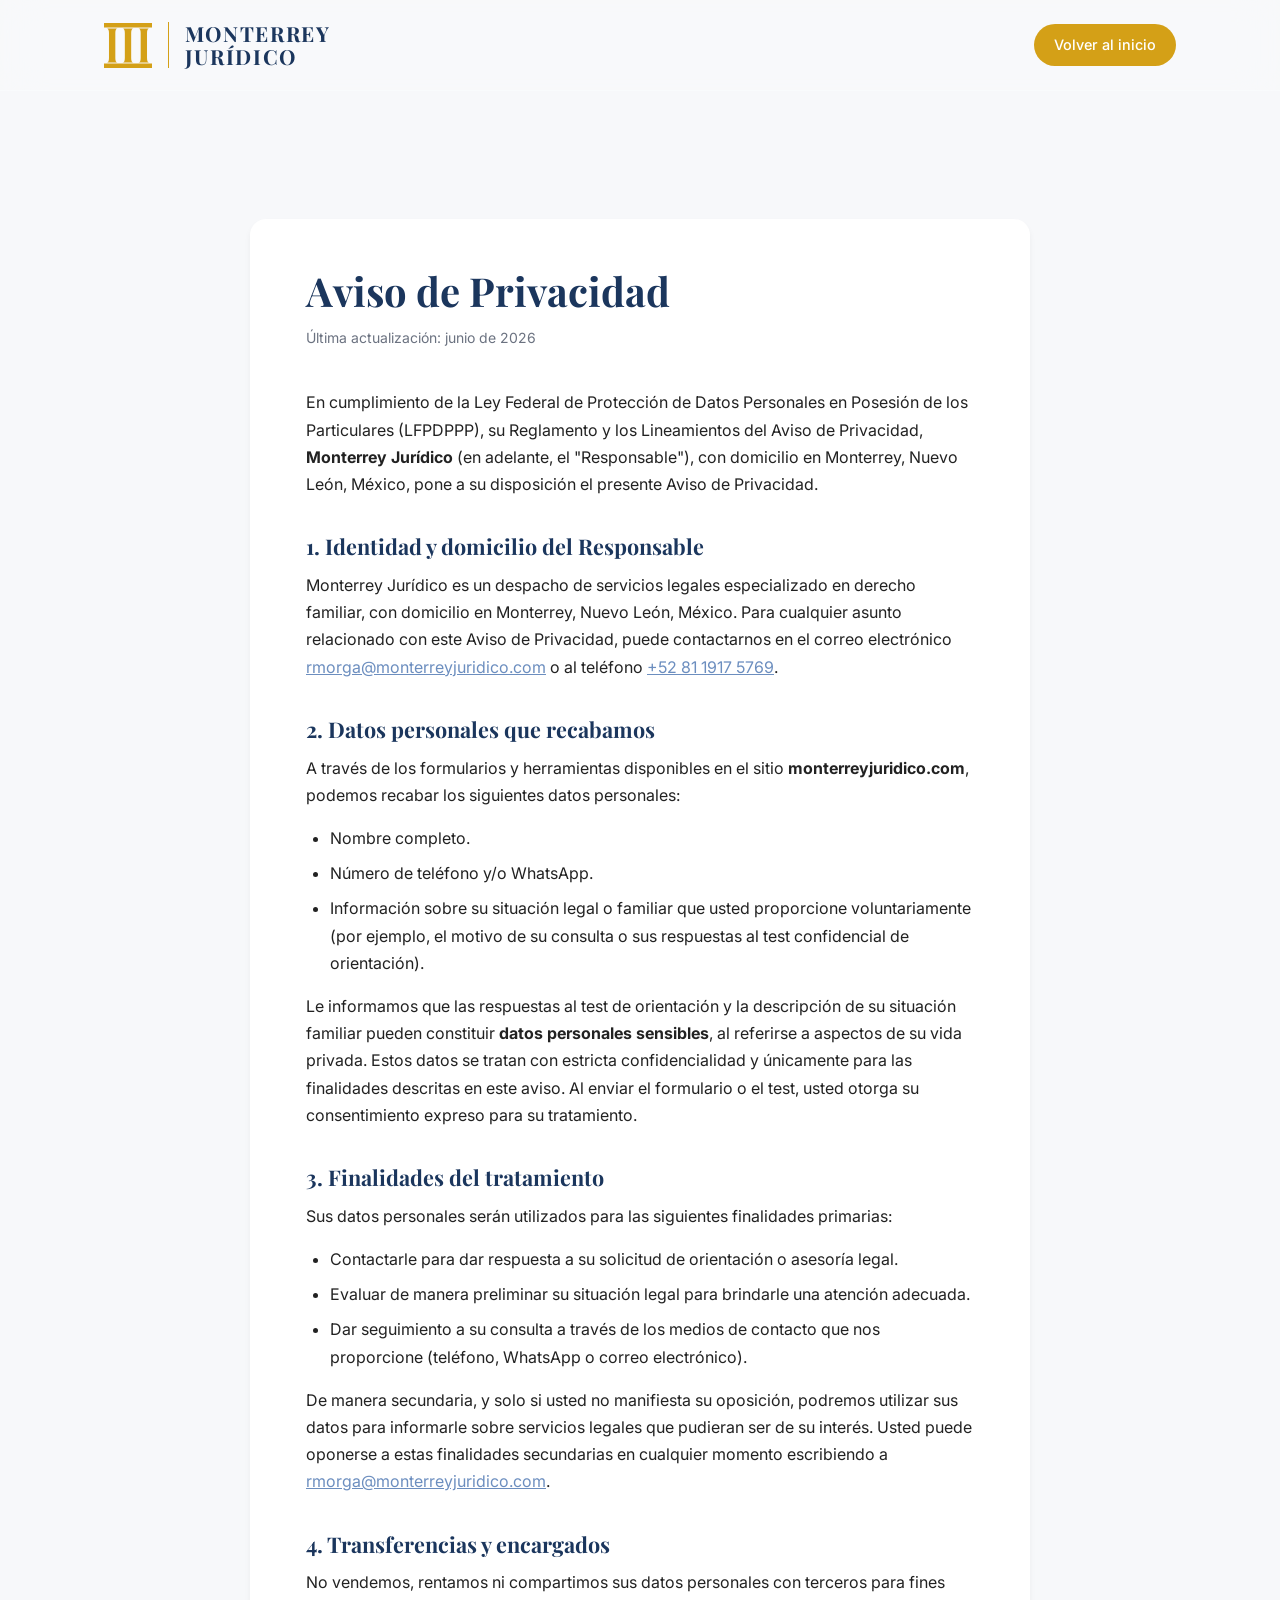
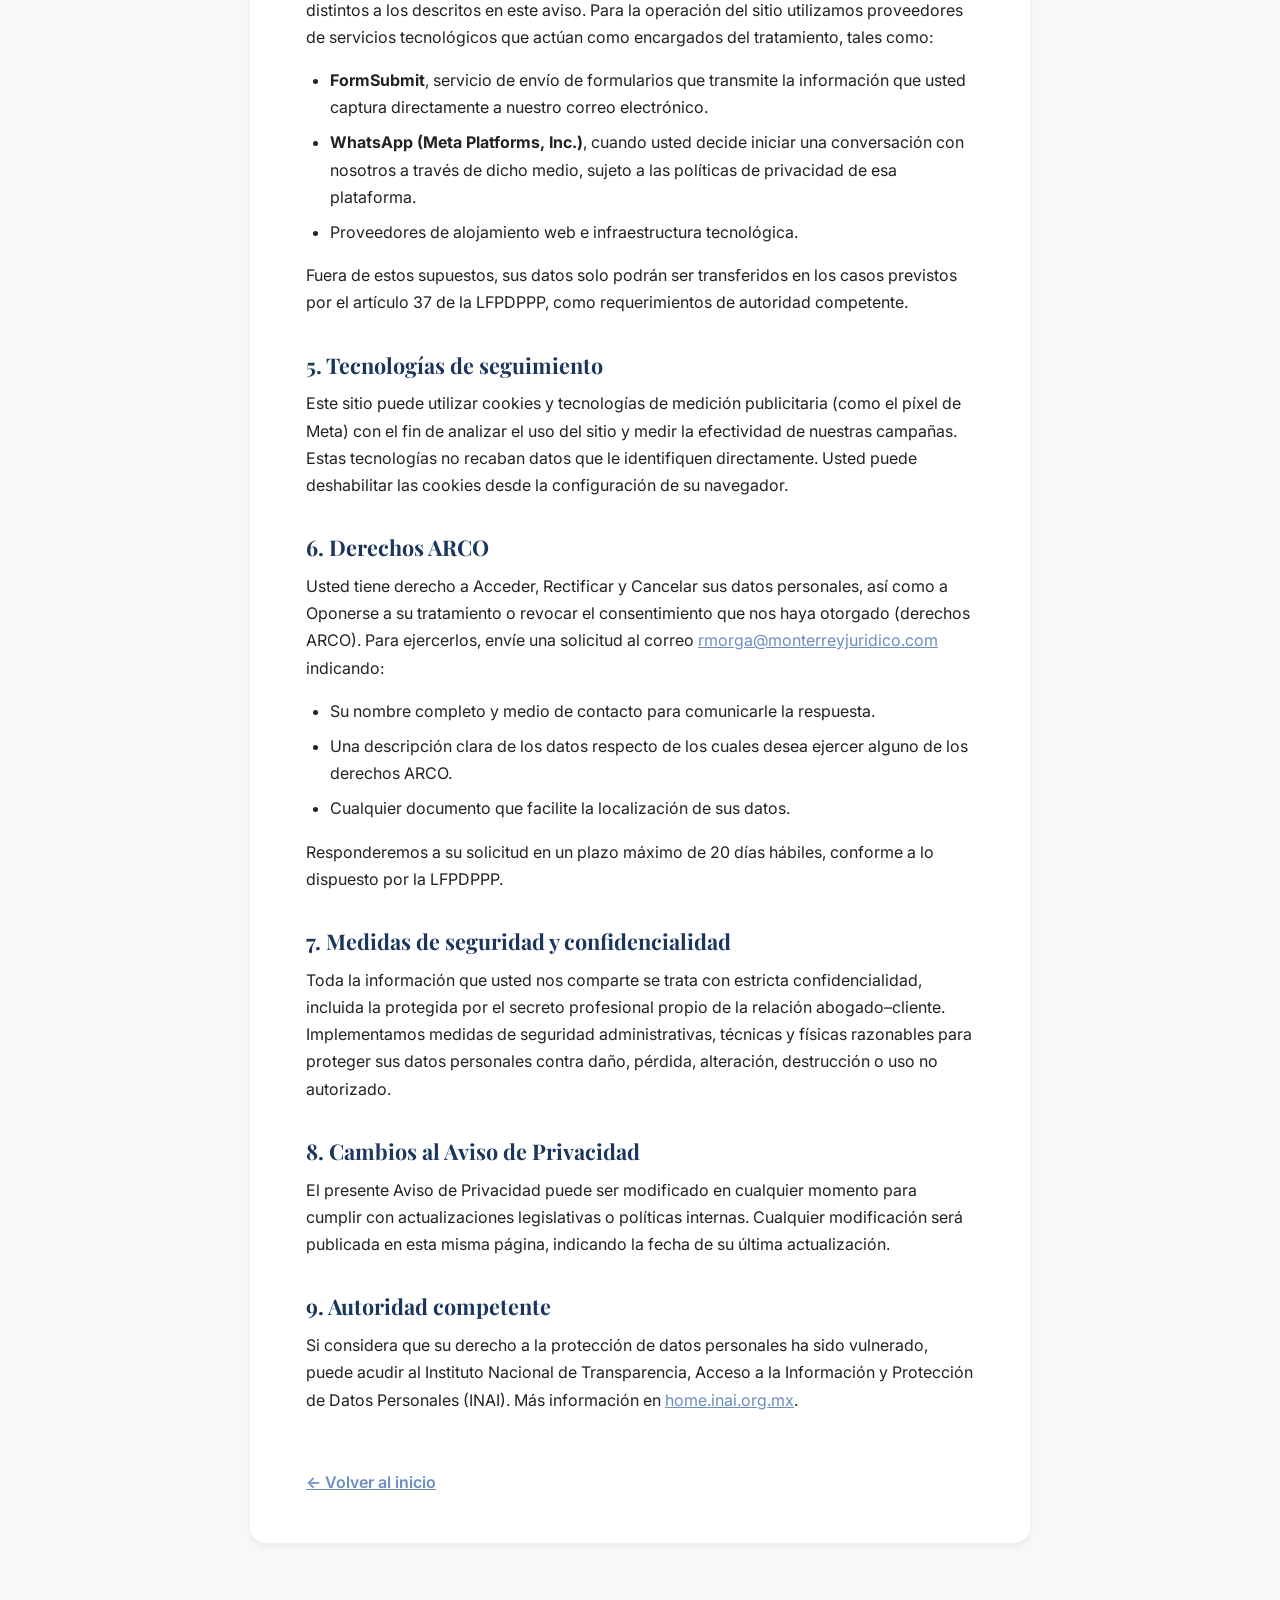
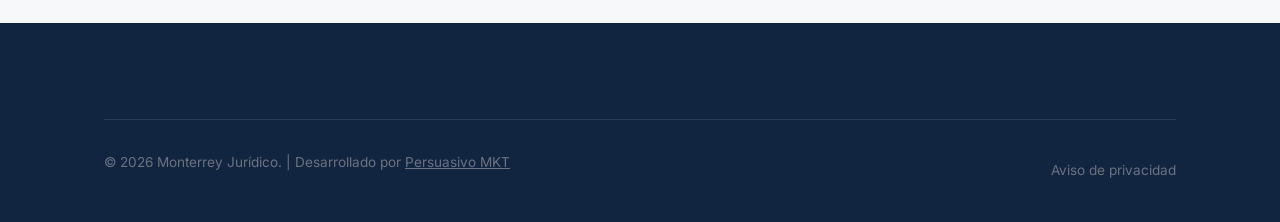
<file: aviso-de-privacidad.html>
<!DOCTYPE html>
<html lang="es">
<head>
    <!-- Meta Pixel Code -->
    <script>
      !function(f,b,e,v,n,t,s)
      {if(f.fbq)return;n=f.fbq=function(){n.callMethod?
      n.callMethod.apply(n,arguments):n.queue.push(arguments)};
      if(!f._fbq)f._fbq=n;n.push=n;n.loaded=!0;n.version='2.0';
      n.queue=[];t=b.createElement(e);t.async=!0;
      t.src=v;s=b.getElementsByTagName(e)[0];
      s.parentNode.insertBefore(t,s)}(window, document,'script',
      'https://connect.facebook.net/en_US/fbevents.js');
      fbq('init', '27234514289520570');
      fbq('track', 'PageView');
    </script>
    <noscript><img height="1" width="1" style="display:none"
      src="https://www.facebook.com/tr?id=27234514289520570&ev=PageView&noscript=1"
    /></noscript>
    <!-- End Meta Pixel Code -->
    <meta charset="UTF-8">
    <meta name="viewport" content="width=device-width, initial-scale=1.0">
    <title>Aviso de Privacidad - Monterrey Jurídico</title>
    <meta name="description" content="Aviso de privacidad de Monterrey Jurídico. Conoce cómo protegemos y tratamos tus datos personales conforme a la LFPDPPP.">
    <meta name="robots" content="noindex, follow">
    <link rel="canonical" href="https://monterreyjuridico.com/aviso-de-privacidad.html">

    <!-- Favicon -->
    <link rel="icon" href="assets/img/mj_isotipo.svg" type="image/svg+xml">
    <link rel="apple-touch-icon" href="assets/img/mj_isotipo.svg">

    <!-- Google Fonts -->
    <link rel="preconnect" href="https://fonts.googleapis.com">
    <link rel="preconnect" href="https://fonts.gstatic.com" crossorigin>
    <link href="https://fonts.googleapis.com/css2?family=Inter:wght@400;500;600&family=Playfair+Display:wght@500;600;700&display=swap" rel="stylesheet">

    <!-- CSS -->
    <link rel="stylesheet" href="styles.css?v=1.1">
    <style>
        .legal-page {
            background: var(--color-bg);
            padding: 8rem 0 5rem;
            min-height: 70vh;
        }
        .legal-content {
            max-width: 780px;
            margin: 0 auto;
            background: var(--color-bg-alt);
            border-radius: var(--radius-md);
            box-shadow: var(--shadow-sm);
            padding: 3rem clamp(1.5rem, 5vw, 3.5rem);
        }
        .legal-content h1 {
            font-family: var(--font-heading);
            color: var(--color-primary);
            font-size: clamp(1.8rem, 3.5vw, 2.5rem);
            line-height: 1.2;
            margin-bottom: 0.75rem;
        }
        .legal-updated {
            color: var(--color-text-light);
            font-size: 0.875rem;
            margin-bottom: 2.5rem;
            display: block;
        }
        .legal-content h2 {
            font-family: var(--font-heading);
            color: var(--color-primary);
            font-size: 1.35rem;
            margin: 2.25rem 0 0.75rem;
        }
        .legal-content p,
        .legal-content li {
            color: var(--color-text);
            font-size: 1rem;
            line-height: 1.7;
            margin-bottom: 1rem;
        }
        .legal-content ul {
            padding-left: 1.5rem;
            margin-bottom: 1rem;
        }
        .legal-content li { margin-bottom: 0.5rem; }
        .legal-content a {
            color: var(--color-secondary);
            text-decoration: underline;
        }
        .legal-back {
            display: inline-block;
            margin-top: 2.5rem;
            color: var(--color-primary);
            font-weight: 600;
            text-decoration: none;
        }
        .legal-back:hover { text-decoration: underline; }
    </style>
</head>
<body>

    <!-- Main Header -->
    <header class="main-header" id="main-header">
        <div class="container header-container">
            <div class="header-logo">
                <a href="index.html" class="logo-link">
                    <img src="assets/img/mj_isotipo.svg" alt="Isotipo Monterrey Jurídico" class="logo-icon">
                    <div class="logo-text-container">
                        <span class="logo-text-top">MONTERREY</span>
                        <span class="logo-text-bottom">JURÍDICO</span>
                    </div>
                </a>
            </div>
            <nav class="main-nav">
                <div class="header-cta">
                    <a href="index.html" class="btn btn-primary btn-sm">Volver al inicio</a>
                </div>
            </nav>
        </div>
    </header>

    <main class="legal-page">
        <div class="container">
            <article class="legal-content">
                <h1>Aviso de Privacidad</h1>
                <span class="legal-updated">Última actualización: junio de 2026</span>

                <p>En cumplimiento de la Ley Federal de Protección de Datos Personales en Posesión de los Particulares (LFPDPPP), su Reglamento y los Lineamientos del Aviso de Privacidad, <strong>Monterrey Jurídico</strong> (en adelante, el "Responsable"), con domicilio en Monterrey, Nuevo León, México, pone a su disposición el presente Aviso de Privacidad.</p>

                <h2>1. Identidad y domicilio del Responsable</h2>
                <p>Monterrey Jurídico es un despacho de servicios legales especializado en derecho familiar, con domicilio en Monterrey, Nuevo León, México. Para cualquier asunto relacionado con este Aviso de Privacidad, puede contactarnos en el correo electrónico <a href="mailto:rmorga@monterreyjuridico.com">rmorga@monterreyjuridico.com</a> o al teléfono <a href="tel:+528119175769">+52 81 1917 5769</a>.</p>

                <h2>2. Datos personales que recabamos</h2>
                <p>A través de los formularios y herramientas disponibles en el sitio <strong>monterreyjuridico.com</strong>, podemos recabar los siguientes datos personales:</p>
                <ul>
                    <li>Nombre completo.</li>
                    <li>Número de teléfono y/o WhatsApp.</li>
                    <li>Información sobre su situación legal o familiar que usted proporcione voluntariamente (por ejemplo, el motivo de su consulta o sus respuestas al test confidencial de orientación).</li>
                </ul>
                <p>Le informamos que las respuestas al test de orientación y la descripción de su situación familiar pueden constituir <strong>datos personales sensibles</strong>, al referirse a aspectos de su vida privada. Estos datos se tratan con estricta confidencialidad y únicamente para las finalidades descritas en este aviso. Al enviar el formulario o el test, usted otorga su consentimiento expreso para su tratamiento.</p>

                <h2>3. Finalidades del tratamiento</h2>
                <p>Sus datos personales serán utilizados para las siguientes finalidades primarias:</p>
                <ul>
                    <li>Contactarle para dar respuesta a su solicitud de orientación o asesoría legal.</li>
                    <li>Evaluar de manera preliminar su situación legal para brindarle una atención adecuada.</li>
                    <li>Dar seguimiento a su consulta a través de los medios de contacto que nos proporcione (teléfono, WhatsApp o correo electrónico).</li>
                </ul>
                <p>De manera secundaria, y solo si usted no manifiesta su oposición, podremos utilizar sus datos para informarle sobre servicios legales que pudieran ser de su interés. Usted puede oponerse a estas finalidades secundarias en cualquier momento escribiendo a <a href="mailto:rmorga@monterreyjuridico.com">rmorga@monterreyjuridico.com</a>.</p>

                <h2>4. Transferencias y encargados</h2>
                <p>No vendemos, rentamos ni compartimos sus datos personales con terceros para fines distintos a los descritos en este aviso. Para la operación del sitio utilizamos proveedores de servicios tecnológicos que actúan como encargados del tratamiento, tales como:</p>
                <ul>
                    <li><strong>FormSubmit</strong>, servicio de envío de formularios que transmite la información que usted captura directamente a nuestro correo electrónico.</li>
                    <li><strong>WhatsApp (Meta Platforms, Inc.)</strong>, cuando usted decide iniciar una conversación con nosotros a través de dicho medio, sujeto a las políticas de privacidad de esa plataforma.</li>
                    <li>Proveedores de alojamiento web e infraestructura tecnológica.</li>
                </ul>
                <p>Fuera de estos supuestos, sus datos solo podrán ser transferidos en los casos previstos por el artículo 37 de la LFPDPPP, como requerimientos de autoridad competente.</p>

                <h2>5. Tecnologías de seguimiento</h2>
                <p>Este sitio puede utilizar cookies y tecnologías de medición publicitaria (como el píxel de Meta) con el fin de analizar el uso del sitio y medir la efectividad de nuestras campañas. Estas tecnologías no recaban datos que le identifiquen directamente. Usted puede deshabilitar las cookies desde la configuración de su navegador.</p>

                <h2>6. Derechos ARCO</h2>
                <p>Usted tiene derecho a Acceder, Rectificar y Cancelar sus datos personales, así como a Oponerse a su tratamiento o revocar el consentimiento que nos haya otorgado (derechos ARCO). Para ejercerlos, envíe una solicitud al correo <a href="mailto:rmorga@monterreyjuridico.com">rmorga@monterreyjuridico.com</a> indicando:</p>
                <ul>
                    <li>Su nombre completo y medio de contacto para comunicarle la respuesta.</li>
                    <li>Una descripción clara de los datos respecto de los cuales desea ejercer alguno de los derechos ARCO.</li>
                    <li>Cualquier documento que facilite la localización de sus datos.</li>
                </ul>
                <p>Responderemos a su solicitud en un plazo máximo de 20 días hábiles, conforme a lo dispuesto por la LFPDPPP.</p>

                <h2>7. Medidas de seguridad y confidencialidad</h2>
                <p>Toda la información que usted nos comparte se trata con estricta confidencialidad, incluida la protegida por el secreto profesional propio de la relación abogado–cliente. Implementamos medidas de seguridad administrativas, técnicas y físicas razonables para proteger sus datos personales contra daño, pérdida, alteración, destrucción o uso no autorizado.</p>

                <h2>8. Cambios al Aviso de Privacidad</h2>
                <p>El presente Aviso de Privacidad puede ser modificado en cualquier momento para cumplir con actualizaciones legislativas o políticas internas. Cualquier modificación será publicada en esta misma página, indicando la fecha de su última actualización.</p>

                <h2>9. Autoridad competente</h2>
                <p>Si considera que su derecho a la protección de datos personales ha sido vulnerado, puede acudir al Instituto Nacional de Transparencia, Acceso a la Información y Protección de Datos Personales (INAI). Más información en <a href="https://home.inai.org.mx" target="_blank" rel="noopener">home.inai.org.mx</a>.</p>

                <a href="index.html" class="legal-back">&larr; Volver al inicio</a>
            </article>
        </div>
    </main>

    <!-- Footer -->
    <footer class="main-footer">
        <div class="container">
            <div class="footer-bottom">
                <p>&copy; 2026 Monterrey Jurídico. | Desarrollado por <a href="https://www.persuasivo.mx" target="_blank" rel="noreferrer" style="color: inherit; text-decoration: underline;">Persuasivo MKT</a></p>
                <div class="footer-bottom-links">
                    <a href="aviso-de-privacidad.html">Aviso de privacidad</a>
                </div>
            </div>
        </div>
    </footer>

</body>
</html>
</file>
<file: styles.css>
/* Custom CSS Variables */
:root {
    color-scheme: light;
    --color-primary: #1B365D;
    --color-secondary: #6C8EBF;
    --color-cta: #D4A017;
    --color-bg: #F7F8FA;
    --color-bg-alt: #FFFFFF;
    --color-text: #222222;
    --color-text-light: #6B7280;
    --font-heading: 'Playfair Display', serif;
    --font-body: 'Inter', sans-serif;
    --radius-sm: 8px;
    --radius-md: 16px;
    --radius-full: 9999px;
    --shadow-sm: 0 4px 6px rgba(0,0,0,0.05);
    --shadow-md: 0 10px 20px rgba(0,0,0,0.08);
    --shadow-lg: 0 20px 40px rgba(0,0,0,0.1);
    --transition: all 0.3s cubic-bezier(0.25, 0.8, 0.25, 1);
}

*:focus-visible {
    outline: 2px solid var(--color-cta);
    outline-offset: 2px;
}

/* Reset */
* {
    margin: 0;
    padding: 0;
    box-sizing: border-box;
}

html {
    scroll-behavior: smooth;
    overflow-x: hidden;
}

body {
    font-family: var(--font-body);
    color: var(--color-text);
    background-color: #FAFBFC; /* A clean, brilliant minimal grey-white */
    line-height: 1.6;
    font-size: 100%;
    font-optical-sizing: auto;
    overflow-x: hidden;
    -webkit-font-smoothing: antialiased;
    -moz-osx-font-smoothing: grayscale;
}

h1, h2, h3, h4, .headline, .section-title {
    font-family: var(--font-heading);
    color: var(--color-primary);
    line-height: 1.2;
}

h1 { font-size: 2.5rem; margin-bottom: 1rem; }
h2 { font-size: 2.2rem; margin-bottom: 1rem; }
h3 { font-size: 1.5rem; margin-bottom: 0.75rem; }

p { margin-bottom: 1rem; }
img { max-width: 100%; height: auto; display: block; }
a { text-decoration: none; color: inherit; }

/* Utilities */
.container {
    width: 100%;
    max-width: 1200px;
    margin: 0 auto;
    padding: 0 5%;
}

.container-small {
    max-width: 800px;
}

.section {
    padding: 6rem 0;
}

.bg-alt {
    background-color: var(--color-bg-alt);
}

.bg-primary {
    background-color: var(--color-primary);
}

.text-center { text-align: center; }
.text-white { color: #ffffff !important; }
.text-white\/80 { color: rgba(255, 255, 255, 0.8) !important; }

.grid {
    display: grid;
    gap: 2rem;
}

.grid-2 { grid-template-columns: repeat(2, 1fr); }

/* Buttons */
.btn {
    display: inline-block;
    padding: 0.875rem 1.75rem;
    font-family: var(--font-body);
    font-weight: 500;
    font-size: 1rem;
    border-radius: var(--radius-full);
    cursor: pointer;
    border: none;
    transition: transform 0.4s cubic-bezier(0.16, 1, 0.3, 1),
                box-shadow 0.4s cubic-bezier(0.16, 1, 0.3, 1),
                background-color 0.3s ease;
    text-align: center;
}

.btn:active {
    transform: scale(0.97) !important;
    transition-duration: 80ms !important;
}

.btn-primary {
    background-color: var(--color-cta);
    color: #fff;
}

.btn-primary:hover {
    background-color: #baa21b;
    transform: translateY(-2px);
    box-shadow: 0 12px 24px rgba(212, 160, 23, 0.3);
}

.btn-secondary {
    background-color: #fff;
    color: var(--color-primary);
    border: 1px solid var(--color-primary);
}

.btn-secondary:hover {
    background-color: var(--color-bg-alt);
    transform: translateY(-2px);
    box-shadow: var(--shadow-sm);
}

.btn-cta {
    background-color: var(--color-cta);
    color: #fff;
    transition: all 0.4s ease;
}

.btn-cta:hover {
    background-color: #baa21b;
    transform: translateY(-2px);
    box-shadow: 0 12px 24px rgba(212, 160, 23, 0.3);
}

.btn-large {
    padding: 1rem 2.5rem;
    font-size: 1.125rem;
}

.btn-group {
    display: flex;
    gap: 1rem;
    margin-top: 2rem;
}

/* Final Conversion CTA */
.btn-conversion {
    display: inline-flex;
    align-items: center;
    justify-content: center;
    height: 60px;
    padding: 0 3rem;
    background-color: var(--color-cta);
    color: #FFF;
    font-weight: 600;
    font-size: 1.125rem;
    border-radius: 8px;
    text-decoration: none;
    box-shadow: 0 8px 16px rgba(212, 160, 23, 0.25);
    transition: transform 0.2s cubic-bezier(0.2, 0, 0, 1), box-shadow 0.2s cubic-bezier(0.2, 0, 0, 1), background-color 0.3s ease;
}

.btn-conversion:hover {
    transform: scale(1.03);
    box-shadow: 0 16px 32px rgba(212, 160, 23, 0.35);
    background-color: #baa21b;
    color: #FFF;
}

/* Final Trust Signals */
.final-trust-signals {
    display: flex;
    flex-direction: row;
    justify-content: center;
    gap: 2.5rem;
    margin-top: 4rem;
    color: #4B5563;
    font-size: 0.95rem;
}

@media (max-width: 900px) {
    .final-trust-signals {
        flex-direction: column;
        align-items: center;
        gap: 1.25rem;
        margin-top: 3rem;
    }
}

/* Cards */
.card {
    background: rgba(255, 255, 255, 0.85); /* Frost base */
    backdrop-filter: blur(10px);
    -webkit-backdrop-filter: blur(10px);
    border-radius: var(--radius-md);
    padding: 2.5rem 2rem;
    box-shadow: 0 4px 10px rgba(0,0,0,0.02), inset 0 1px 0 rgba(255,255,255,0.6);
    transition: transform 0.5s cubic-bezier(0.16, 1, 0.3, 1),
                box-shadow 0.5s cubic-bezier(0.16, 1, 0.3, 1),
                border-color 0.5s cubic-bezier(0.16, 1, 0.3, 1);
    border: 1px solid rgba(27, 54, 93, 0.05);
}

.hover-lift:hover {
    transform: translateY(-8px);
    box-shadow: 0 20px 40px rgba(27, 54, 93, 0.06), 0 10px 20px rgba(212, 160, 23, 0.08); /* Sophisticated dual shadow */
    border-color: rgba(212, 160, 23, 0.15); /* Soft gold border glow */
}

/* Header & Navigation */
.top-bar {
    background-color: #E5E7EB;
    padding: 0.6rem 0;
    font-size: 0.75rem;
    color: var(--color-text-light);
}

.top-bar-container {
    display: flex;
    justify-content: flex-end;
}

.top-bar-items {
    display: flex;
    gap: 1.5rem;
}

.top-bar-item {
    display: flex;
    align-items: center;
    gap: 0.4rem;
    color: inherit;
    transition: color 0.3s;
}

.top-bar-item:hover {
    color: var(--color-primary);
}

.main-header {
    background-color: rgba(247, 248, 250, 0.72);
    backdrop-filter: blur(20px) saturate(180%);
    -webkit-backdrop-filter: blur(20px) saturate(180%);
    position: sticky;
    top: 0;
    z-index: 100;
    transition: background-color 0.3s ease, box-shadow 0.3s ease, border-color 0.3s ease;
    border-bottom: 1px solid rgba(255, 255, 255, 0.3);
}

.main-header.scrolled {
    background-color: rgba(255, 255, 255, 0.72);
    backdrop-filter: blur(24px) saturate(200%);
    -webkit-backdrop-filter: blur(24px) saturate(200%);
    box-shadow: 0 1px 0 rgba(0, 0, 0, 0.06), 0 4px 24px rgba(0, 0, 0, 0.04);
    border-bottom: 1px solid rgba(255, 255, 255, 0.5);
}

.header-container {
    display: flex;
    justify-content: space-between;
    align-items: center;
    height: 90px;
}

.logo-link {
    display: flex;
    align-items: center;
    gap: 1rem;
    text-decoration: none;
    color: var(--color-primary);
}

.logo-icon {
    height: 45px;
    width: auto;
    color: var(--color-cta);
}

.logo-text-container {
    display: flex;
    flex-direction: column;
    justify-content: center;
    border-left: 1.5px solid var(--color-cta);
    padding-left: 1rem;
}

.logo-text-top,
.logo-text-bottom {
    font-family: var(--font-heading);
    font-size: 1.3rem;
    font-weight: 700;
    line-height: 1.1;
    letter-spacing: 0.08em;
    color: var(--color-primary);
    text-transform: uppercase;
}

.main-nav {
    display: flex;
    align-items: center;
    gap: 2.5rem;
}

.nav-links {
    display: flex;
    list-style: none;
    gap: 2rem;
    margin: 0;
    padding: 0;
}

.nav-link {
    font-size: 0.95rem;
    font-weight: 500;
    color: var(--color-text);
    position: relative;
    padding: 0.5rem 0;
    transition: color 0.3s;
}

.nav-link::after {
    content: '';
    position: absolute;
    bottom: 0;
    left: 0;
    width: 0;
    height: 2px;
    background-color: var(--color-cta);
    transition: width 0.3s ease;
}

.nav-link:hover::after {
    width: 100%;
}

.nav-link:hover {
    color: var(--color-primary);
}

.btn-sm {
    padding: 0.6rem 1.25rem;
    font-size: 0.9rem;
    border-radius: var(--radius-full);
}

/* Mobile Menu Toggle */
.mobile-menu-toggle {
    display: none;
    flex-direction: column;
    justify-content: space-between;
    width: 30px;
    height: 21px;
    background: transparent;
    border: none;
    cursor: pointer;
    z-index: 101;
}

.mobile-menu-toggle span {
    width: 100%;
    height: 2px;
    background-color: var(--color-primary);
    transition: all 0.3s ease;
}

/* Hero Section */
.hero {
    padding: 6rem 0; /* Increase padding for more horizontal calm whitespace */
    min-height: 90vh;
    display: flex;
    align-items: center;
}

.hero-container {
    display: grid;
    grid-template-columns: 1.15fr 0.85fr; /* About 57% / 43% */
    gap: 4rem;
    align-items: center;
}

.eyebrow {
    font-size: 0.875rem;
    font-weight: 600;
    letter-spacing: 0.05em;
    color: var(--color-secondary);
    text-transform: uppercase;
    display: block;
    margin-bottom: 1rem;
}

.subheadline {
    font-size: 1.125rem;
    color: var(--color-text-light);
    max-width: 600px;
    margin-top: 1.5rem;
}

.trust-badges {
    margin-top: 3rem;
    display: flex;
    flex-wrap: wrap;
    gap: 1.5rem;
    font-size: 0.875rem;
    color: var(--color-text-light);
    font-weight: 500;
}

.trust-badges span {
    display: flex;
    align-items: center;
}

.hero-media-wrapper {
    position: relative;
    width: 100%;
}

.hero-video {
    width: 100%;
    aspect-ratio: 4 / 3;
    object-fit: cover;
    border-radius: 16px;
    overflow: hidden;
    display: block;
}

/* Hero Trust Badges */
.hero-trust-badges {
    display: flex;
    flex-direction: row;
    justify-content: space-between;
    align-items: center;
    border-top: 1px solid rgba(0, 0, 0, 0.08);
    padding-top: 1.75rem;
    width: 100%;
    margin-top: 1rem;
}

.trust-badge-item {
    display: inline-flex;
    align-items: center;
    gap: 0.6rem;
    color: #6B7280;
    font-size: 0.85rem;
    font-weight: 500;
}

.trust-badge-icon {
    flex-shrink: 0;
    display: flex;
    align-items: center;
    justify-content: center;
}

.trust-badge-icon svg {
    width: 18px;
    height: 18px;
    stroke: #9CA3AF;
    stroke-width: 1.5;
}

@keyframes fadeUpBadge {
    0% { opacity: 0; transform: translateY(10px); }
    100% { opacity: 1; transform: translateY(0); }
}

.fade-up-delay-1 { animation: fadeUpBadge 0.6s cubic-bezier(0.16, 1, 0.3, 1) 0.2s forwards; opacity: 0; }
.fade-up-delay-2 { animation: fadeUpBadge 0.6s cubic-bezier(0.16, 1, 0.3, 1) 0.35s forwards; opacity: 0; }
.fade-up-delay-3 { animation: fadeUpBadge 0.6s cubic-bezier(0.16, 1, 0.3, 1) 0.5s forwards; opacity: 0; }

/* -------------------------------------
 *  THE JOBS UPGRADE - KINETIC & MESH
 * ------------------------------------- */

/* Ambient Mesh Backgrounds */
.ambient-mesh {
    position: relative;
}

.ambient-mesh::before,
.ambient-mesh::after {
    content: '';
    position: absolute;
    border-radius: 50%;
    filter: blur(120px);
    opacity: 0.28; /* Amplified Aura for rich color */
    pointer-events: none;
    z-index: -1;
    animation: slowFloat 25s infinite ease-in-out alternate;
}

.ambient-mesh::before {
    top: -5%;
    left: -10%;
    width: 60vw;
    height: 60vw;
    background: radial-gradient(circle, var(--color-cta) 0%, transparent 60%);
}

.ambient-mesh::after {
    bottom: -10%;
    right: -10%;
    width: 50vw;
    height: 50vw;
    background: radial-gradient(circle, var(--color-secondary) 0%, transparent 60%);
    animation-delay: -12s;
}

@keyframes slowFloat {
    0% { transform: translate(0, 0) scale(1); }
    100% { transform: translate(4%, 6%) scale(1.15); }
}

/* Image Parallax Wrapper */
.reasons-image-wrapper {
    position: relative;
    border-radius: 12px;
    overflow: hidden;
}

.reasons-image-wrapper img {
    width: 100%;
    transform: scale(1.01);
    transition: transform 1.2s cubic-bezier(0.16, 1, 0.3, 1);
}

.reasons-image-wrapper:hover img {
    transform: scale(1.06);
}

/* Premium Cards Grid */
.bento-grid {
    display: grid;
    grid-template-columns: 1fr;
    gap: 2rem;
}

@media (min-width: 900px) {
    .bento-grid {
        grid-template-columns: 1.8fr 1fr;
        grid-template-rows: auto auto;
    }
    
    .bento-hero {
        grid-column: 1 / 2;
        grid-row: 1 / 3;
        display: flex;
        flex-direction: column;
        justify-content: center;
        padding: 4rem 3rem !important;
    }
    
    .bento-sidebar-1 {
        grid-column: 2 / 3;
        grid-row: 1 / 2;
    }
    
    .bento-sidebar-2 {
        grid-column: 2 / 3;
        grid-row: 2 / 3;
    }
}

.bento-hero .icon-wrapper {
    width: 64px;
    height: 64px;
    background: linear-gradient(135deg, rgba(212, 160, 23, 0.1), rgba(212, 160, 23, 0.03));
    border: 1px solid rgba(212, 160, 23, 0.2);
    color: var(--color-cta);
    margin-bottom: 2rem !important;
}

.bento-hero {
    background: linear-gradient(145deg, #ffffff 0%, #fdfbf7 100%);
    border: 1px solid rgba(212, 160, 23, 0.3);
    box-shadow: 0 20px 40px rgba(0,0,0,0.04), inset 0 1px 0 rgba(255,255,255,0.8);
    position: relative;
    overflow: hidden;
}

.bento-hero::after {
    content: '';
    position: absolute;
    top: -50px;
    right: -50px;
    width: 300px;
    height: 300px;
    background: radial-gradient(circle, rgba(212,160,23,0.08) 0%, transparent 70%);
    pointer-events: none;
}

.bento-hero h3 {
    font-size: 1.8rem;
    letter-spacing: -0.01em;
    margin-bottom: 1.5rem !important;
}

.bento-hero p {
    font-size: 1.1rem !important;
    line-height: 1.8 !important;
    max-width: 90%;
}

.bento-dark img {
    transition: transform 0.8s ease;
}

.bento-dark:hover img {
    transform: scale(1.05);
}

/* Typeform-style Interactive Test */
.test-section {
    padding: 6rem 0; /* extra padding for intro */
}

.test-container {
    position: relative;
    overflow: hidden;
    min-height: 480px;
    display: flex;
    flex-direction: column;
    animation: fadeIn 0.5s ease forwards;
}

@keyframes fadeIn {
    from { opacity: 0; transform: translateY(20px); }
    to { opacity: 1; transform: translateY(0); }
}

.test-questions {
    position: relative;
    width: 100%;
    min-height: 350px;
}

.question-slide {
    position: absolute;
    top: 0;
    left: 0;
    width: 100%;
    opacity: 0;
    transform: translateX(50px); /* Coming from right */
    transition: all 0.5s cubic-bezier(0.25, 0.8, 0.25, 1);
    pointer-events: none;
    box-sizing: border-box;
    visibility: hidden;
}

.question-slide.active {
    opacity: 1;
    transform: translateX(0);
    pointer-events: all;
    z-index: 10;
    visibility: visible;
    position: relative;
}

.question-slide.prev {
    opacity: 0;
    transform: translateX(-50px); /* Exit to left */
    visibility: hidden;
}

.question-slide h3 {
    font-size: 1.5rem;
    margin-bottom: 2.5rem;
    text-align: left; /* left align is more typeform like */
    line-height: 1.4;
    color: var(--color-primary);
}

.options-grid {
    display: flex;
    flex-direction: column;
    gap: 1rem;
}

.option-btn {
    background: #F7F8FA;
    border: 2px solid transparent;
    padding: 1rem 1.5rem;
    border-radius: var(--radius-sm);
    text-align: left;
    font-size: 1.1rem;
    cursor: pointer;
    transition: var(--transition);
    width: 100%;
    color: var(--color-primary);
    font-weight: 500;
}

.option-btn:hover {
    background: #FFFFFF;
    border-color: var(--color-cta);
    box-shadow: 0 4px 10px rgba(212, 160, 23, 0.1);
    transform: translateX(5px);
}

.test-results {
    text-align: center;
    padding: 2rem 0;
    width: 100%;
    animation: fadeIn 0.5s ease forwards;
}

.btn-close-test:hover {
    background-color: #F3F4F6 !important;
}

.hidden {
    display: none !important;
}

/* Timeline Horizontal Redesign */
.timeline-horizontal {
    display: flex;
    justify-content: space-between;
    position: relative;
    margin-top: 3rem;
    padding: 0;
}

.timeline-horizontal::before {
    content: '';
    position: absolute;
    top: 44px; /* Align with center of 88px circle */
    left: 8%;
    right: 8%;
    height: 1px;
    background-color: #E5E7EB; /* light gray */
    z-index: 0;
}

.timeline-step-hz {
    position: relative;
    display: flex;
    flex-direction: column;
    align-items: center;
    width: 18%;
    z-index: 1;
}

.step-icon-hz {
    width: 88px;
    height: 88px;
    border-radius: 50%;
    background-color: var(--color-bg);
    border: 2px solid var(--color-cta); /* gold outline */
    display: flex;
    align-items: center;
    justify-content: center;
    color: var(--color-cta); /* gold icon */
    margin-bottom: 1.25rem;
    transition: all 0.3s ease;
}

.timeline-step-hz:hover .step-icon-hz {
    transform: translateY(-5px);
    background-color: #FDF9F1; /* subtle gold/yellow background */
    box-shadow: 0 10px 15px rgba(212, 160, 23, 0.1);
}

.step-content-hz {
    text-align: center;
}

.step-content-hz h4 {
    color: var(--color-primary); /* dark blue */
    font-size: 1.05rem;
    font-family: var(--font-body); /* sans-serif matching reference */
    font-weight: 600;
    margin-bottom: 0.25rem;
}

.step-content-hz p {
    color: #6B7280; /* gray */
    font-size: 0.85rem;
    line-height: 1.4;
    margin: 0;
}

/* FAQ Accordion */
.accordion {
    margin-top: 2rem;
}

.accordion-item {
    border-bottom: 1px solid rgba(0,0,0,0.1);
}

.accordion-header {
    width: 100%;
    text-align: left;
    background: none;
    border: none;
    padding: 1.5rem 0;
    font-size: 1.125rem;
    font-weight: 500;
    font-family: var(--font-body);
    color: var(--color-primary);
    cursor: pointer;
    display: flex;
    justify-content: space-between;
    align-items: center;
}

.accordion-header .icon {
    font-size: 1.5rem;
    transition: transform 0.3s ease;
}

.accordion-content {
    max-height: 0;
    overflow: hidden;
    transition: max-height 0.3s ease;
}

.accordion-content p {
    padding-top: 0.5rem;
    padding-bottom: 1.5rem;
    color: var(--color-text-light);
}

.accordion-item.active .accordion-header .icon {
    transform: rotate(45deg);
}

/* Smart Form & CTA Split Layout */
.cta-split-layout {
    display: grid;
    grid-template-columns: 1fr;
    gap: 3rem;
    align-items: center;
}

@media (min-width: 900px) {
    .cta-split-layout {
        grid-template-columns: 1.2fr 1fr;
        gap: 5rem;
    }
}

.cta-trust-list {
    list-style: none;
    padding: 0;
    margin: 2rem 0;
}

.cta-trust-list li {
    display: flex;
    align-items: center;
    gap: 1rem;
    margin-bottom: 1.25rem;
    color: #4B5563;
    font-size: 1.1rem;
}

.cta-trust-list svg {
    color: var(--color-cta);
    flex-shrink: 0;
}

.smart-form-card {
    background: #ffffff;
    border-radius: var(--radius-md);
    padding: 2.5rem;
    box-shadow: 0 20px 40px rgba(27, 54, 93, 0.08), 0 1px 3px rgba(0,0,0,0.05);
    border: 1px solid rgba(0,0,0,0.05);
    position: relative;
    overflow: hidden;
}

.smart-form-card::before {
    content: '';
    position: absolute;
    top: 0; left: 0; width: 100%; height: 4px;
    background: linear-gradient(90deg, var(--color-primary), var(--color-cta));
}

.input-group {
    position: relative;
    margin-bottom: 1.5rem;
}

.floating-input {
    width: 100%;
    padding: 1.25rem 1rem 0.5rem 1rem;
    font-size: 1rem;
    border: 1px solid #E5E7EB;
    border-radius: 8px;
    background: #FAFBFC;
    color: var(--color-primary);
    transition: all 0.3s cubic-bezier(0.16, 1, 0.3, 1);
    font-family: inherit;
    box-sizing: border-box;
}

.floating-input:focus {
    outline: none;
    border-color: var(--color-cta);
    background: #ffffff;
    box-shadow: 0 0 0 4px rgba(212, 160, 23, 0.1);
}

.floating-label {
    position: absolute;
    left: 1rem;
    top: 50%;
    transform: translateY(-50%);
    color: #9CA3AF;
    transition: all 0.3s cubic-bezier(0.16, 1, 0.3, 1);
    pointer-events: none;
    font-size: 1rem;
}

/* Require placeholder=" " in HTML for :placeholder-shown to work precisely */
.floating-input:focus ~ .floating-label,
.floating-input:not(:placeholder-shown) ~ .floating-label {
    top: 14px;
    font-size: 0.75rem;
    color: var(--color-primary);
    font-weight: 600;
}

.floating-select {
    appearance: none;
    background-image: url("data:image/svg+xml;charset=UTF-8,%3csvg xmlns='http://www.w3.org/2000/svg' viewBox='0 0 24 24' fill='none' stroke='%236B7280' stroke-width='2' stroke-linecap='round' stroke-linejoin='round'%3e%3cpolyline points='6 9 12 15 18 9'%3e%3c/polyline%3e%3c/svg%3e");
    background-repeat: no-repeat;
    background-position: right 1rem center;
    background-size: 1em;
}

/* Custom Select Premium UI */
.hidden-select {
    display: none !important;
}

.custom-select-trigger {
    cursor: pointer;
    display: flex;
    align-items: flex-end; /* Push text to bottom like floating input */
    min-height: 56px;
    user-select: none;
}

.custom-select-trigger::after {
    content: '';
    position: absolute;
    right: 1.25rem;
    top: 50%;
    transform: translateY(-50%);
    width: 0;
    height: 0;
    border-left: 5px solid transparent;
    border-right: 5px solid transparent;
    border-top: 5px solid #9CA3AF;
    transition: transform 0.3s cubic-bezier(0.16, 1, 0.3, 1);
}

.custom-select-container.open .custom-select-trigger {
    border-color: var(--color-cta);
    box-shadow: 0 0 0 4px rgba(212, 160, 23, 0.1);
    background: #ffffff;
}

.custom-select-container.open .custom-select-trigger::after {
    transform: translateY(-50%) rotate(180deg);
    border-top-color: var(--color-cta);
}

.custom-options-list {
    position: absolute;
    top: calc(100% + 6px);
    left: 0;
    right: 0;
    background: #ffffff;
    border-radius: 8px;
    box-shadow: 0 15px 35px rgba(27, 54, 93, 0.15);
    border: 1px solid #E5E7EB;
    list-style: none;
    padding: 0.5rem 0;
    margin: 0;
    z-index: 100;
    opacity: 0;
    visibility: hidden;
    transform: translateY(-10px) scaleY(0.95);
    transform-origin: top center;
    transition: all 0.25s cubic-bezier(0.16, 1, 0.3, 1);
}

.custom-select-container.open .custom-options-list {
    opacity: 1;
    visibility: visible;
    transform: translateY(0) scaleY(1);
}

.custom-options-list li {
    padding: 0.85rem 1.25rem;
    cursor: pointer;
    color: var(--color-primary);
    transition: background 0.2s, color 0.2s;
    font-size: 0.95rem;
}

.custom-options-list li:hover,
.custom-options-list li.focused {
    background: rgba(212, 160, 23, 0.08);
    color: var(--color-cta);
    font-weight: 500;
}

.custom-options-list li[aria-selected="true"] {
    background: rgba(212, 160, 23, 0.12);
    color: var(--color-primary);
    font-weight: 600;
}

/* Floating Label Logic for Custom Select */
.custom-select-container.has-value .select-label,
.custom-select-container.open .select-label,
.custom-select-trigger:focus ~ .select-label {
    top: 14px;
    font-size: 0.75rem;
    color: var(--color-primary);
    font-weight: 600;
}

.smart-form-success {
    display: none;
    text-align: center;
    padding: 2rem 0;
    flex-direction: column;
    align-items: center;
}

.smart-form-success.active {
    display: flex;
    animation: fadeUpBadge 0.5s cubic-bezier(0.16, 1, 0.3, 1) forwards;
}

/* Premium Colored Glass Box (Subtle Palette) */
.premium-glass-box {
    background: linear-gradient(135deg, rgba(255,255,255,0.8), rgba(249, 250, 252, 0.95));
    backdrop-filter: blur(16px);
    -webkit-backdrop-filter: blur(16px);
    border: 1px solid rgba(212, 160, 23, 0.15);
    box-shadow: 0 20px 40px rgba(27, 54, 93, 0.04), inset 0 0 40px rgba(212, 160, 23, 0.03);
    position: relative;
    overflow: hidden;
}

/* Subtle inner colored glow (Multi-tone Mesh) */
.premium-glass-box::after {
    content: '';
    position: absolute;
    top: 0; left: 0; right: 0; bottom: 0;
    background: radial-gradient(circle at 10% 10%, rgba(212, 160, 23, 0.06) 0%, transparent 50%),
                radial-gradient(circle at 90% 90%, rgba(27, 54, 93, 0.04) 0%, transparent 60%);
    pointer-events: none;
    z-index: 0;
}

.premium-glass-box > * {
    position: relative;
    z-index: 1;
}

/* Timeline colorful icons on light background */
.premium-glass-box .step-icon-hz {
    background: linear-gradient(135deg, var(--color-cta), #D89815);
    color: #ffffff;
    border: none;
    box-shadow: 0 8px 20px rgba(212, 160, 23, 0.35);
}

.premium-glass-box .timeline-step-hz::before {
    background: linear-gradient(to right, rgba(212,160,23,0.1), rgba(212,160,23,0.3), rgba(212,160,23,0.1));
}

/* Footer Section */
.main-footer {
    background-color: #122540; /* deep legal navy darker than primary */
    color: #F7F8FA;
    padding: 6rem 0 2rem;
}

.footer-grid {
    display: grid;
    grid-template-columns: 2fr 1fr 1fr;
    gap: 4rem;
    margin-bottom: 4rem;
}

.footer-logo {
    font-family: var(--font-heading);
    font-size: 1.75rem;
    margin-bottom: 1.5rem;
    color: #ffffff;
}

.footer-desc {
    color: #9CA3AF;
    font-size: 0.95rem;
    line-height: 1.6;
    margin-bottom: 2rem;
    max-width: 400px;
}

.footer-trust {
    list-style: none;
    padding: 0;
    margin: 0;
}

.footer-trust li {
    display: flex;
    align-items: center;
    gap: 0.5rem;
    color: #D1D5DB;
    font-size: 0.85rem;
    margin-bottom: 0.75rem;
}

.footer-trust span {
    color: var(--color-cta);
    font-weight: bold;
}

.footer-title {
    color: #ffffff;
    font-size: 1.1rem;
    margin-bottom: 1.5rem;
    font-weight: 600;
}

.footer-links {
    list-style: none;
    padding: 0;
    margin: 0;
}

.footer-links li {
    margin-bottom: 1rem;
}

.footer-links a {
    color: #9CA3AF;
    transition: color 0.3s;
    font-size: 0.95rem;
}

.footer-links a:hover {
    color: var(--color-cta);
}

.footer-contact-items {
    display: flex;
    flex-direction: column;
    gap: 1.25rem;
}

.footer-whatsapp {
    display: inline-flex;
    align-items: center;
    gap: 0.5rem;
    color: #ffffff;
    background: rgba(255,255,255,0.1);
    padding: 0.75rem 1rem;
    border-radius: 8px;
    font-weight: 500;
    transition: background 0.3s;
    text-decoration: none;
}

.footer-whatsapp:hover {
    background: var(--color-cta);
}

.contact-item {
    display: flex;
    align-items: center;
    gap: 0.75rem;
    color: #9CA3AF;
    font-size: 0.9rem;
}

.footer-bottom {
    display: flex;
    justify-content: space-between;
    align-items: center;
    padding-top: 2rem;
    border-top: 1px solid rgba(255,255,255,0.1);
    color: #6B7280;
    font-size: 0.85rem;
}

.footer-bottom-links a {
    color: #6B7280;
    transition: color 0.2s;
}

.footer-bottom-links a:hover {
    color: #ffffff;
}

/* WA Tooltip */
.wa-tooltip-wrapper {
    position: fixed;
    bottom: 2rem;
    right: 2rem;
    z-index: 1000;
    display: flex;
    align-items: flex-end;
}

.wa-btn-container {
    position: relative;
    display: flex;
    align-items: center;
}

.wa-tooltip {
    position: absolute;
    right: 75px; 
    bottom: 15px; 
    background: #ffffff;
    color: var(--color-primary);
    padding: 0.6rem 1rem;
    border-radius: 12px;
    border-bottom-right-radius: 4px;
    font-size: 0.85rem;
    font-weight: 600;
    box-shadow: 0 10px 25px rgba(0,0,0,0.1);
    white-space: nowrap;
    opacity: 0;
    transform: translateX(15px);
    transition: all 0.4s cubic-bezier(0.2, 0, 0, 1);
    pointer-events: none;
}

.wa-tooltip::after {
    content: '';
    position: absolute;
    right: -6px;
    bottom: 10px;
    border-width: 6px 0 6px 6px;
    border-style: solid;
    border-color: transparent transparent transparent #ffffff;
}

.wa-tooltip.show {
    opacity: 1;
    transform: translateX(0);
}

.floating-wa {
    background-color: #25D366;
    width: 60px;
    height: 60px;
    border-radius: 50%;
    display: flex;
    align-items: center;
    justify-content: center;
    box-shadow: var(--shadow-lg);
    transition: transform 0.3s cubic-bezier(0.2, 0, 0, 1);
}

.floating-wa:hover {
    transform: scale(1.1);
}

/* Scroll Reveal Classes */
.reveal {
    opacity: 0;
    transform: translateY(30px);
    transition: opacity 0.8s cubic-bezier(0.2, 0, 0, 1), transform 0.8s cubic-bezier(0.2, 0, 0, 1);
}

.reveal.active {
    opacity: 1;
    transform: translateY(0);
}

/* Delay modifiers */
.reveal-delay-1 { transition-delay: 0.1s; }
.reveal-delay-2 { transition-delay: 0.2s; }
.reveal-delay-3 { transition-delay: 0.3s; }


/* Responsive */
@media (max-width: 900px) {
    .top-bar {
        display: none;
    }
    
    .mobile-menu-toggle {
        display: flex;
    }
    
    .main-nav {
        position: fixed;
        top: 0;
        left: 0;
        width: 100%;
        height: 100vh;
        background: #ffffff;
        flex-direction: column;
        justify-content: center;
        align-items: center;
        transform: translateY(-100%);
        transition: transform 0.4s cubic-bezier(0.77, 0, 0.175, 1);
        z-index: 100;
        opacity: 0;
    }
    
    .main-nav.active {
        transform: translateY(0);
        opacity: 1;
    }
    
    .nav-links {
        flex-direction: column;
        align-items: center;
        gap: 1.5rem;
        margin-bottom: 2rem;
    }
    
    .nav-link {
        font-size: 1.25rem;
    }
    
    .mobile-menu-toggle.active span:nth-child(1) {
        transform: translateY(9.5px) rotate(45deg);
    }
    
    .mobile-menu-toggle.active span:nth-child(2) {
        opacity: 0;
    }
    
    .mobile-menu-toggle.active span:nth-child(3) {
        transform: translateY(-9.5px) rotate(-45deg);
    }

    .grid-2 {
        grid-template-columns: 1fr;
    }
    
    .hero {
        padding: 3rem 0 5rem;
    }
    
    .hero-container {
        display: flex;
        flex-direction: column;
        gap: 0;
    }
    
    .hero-content {
        display: contents;
    }

    .eyebrow {
        order: 1;
    }

    .headline {
        order: 2;
    }

    .hero-media-wrapper {
        order: 3;
        margin: 1.5rem 0 3.5rem 0; /* Space for the floating badge */
        width: 100%;
    }

    .hero-badge {
        left: 5% !important;
        right: 5% !important;
        width: 90% !important;
        justify-content: center;
        text-align: center;
    }
    
    .subheadline {
        order: 4;
        margin-top: 0 !important;
    }

    .hero-actions {
        order: 5;
    }
    
    .hero-video {
        aspect-ratio: 4 / 3;
        height: auto;
    }
    
    .hero-trust-badges {
        order: 6;
        width: 100%;
        flex-direction: column;
        align-items: center;
        text-align: center;
        gap: 1.25rem;
        padding-top: 2rem;
        margin-top: 1rem;
    }
    
    .trust-badge-item {
        justify-content: center;
        font-size: 0.95rem;
    }
    
    .reasons-layout {
        grid-template-columns: 1fr !important;
        gap: 3rem !important;
    }
    
    h1 { font-size: 2rem; }
    h2 { font-size: 1.8rem; }
    
    .btn-group {
        flex-direction: column;
    }
    
    .btn {
        width: 100%;
    }
    
    .section {
        padding: 4rem 0;
    }
    
    .timeline-horizontal {
        flex-direction: column;
        align-items: center;
    }
    
    .timeline-horizontal::before {
        top: 0;
        bottom: 0;
        left: 50%;
        width: 1px;
        height: 100%;
        right: auto;
        transform: translateX(-50%);
    }
    
    .timeline-step-hz {
        width: 100%;
        margin-bottom: 2.5rem;
    }
    
    .timeline-step-hz:last-child {
        margin-bottom: 0;
    }
}

.step-card:hover { transform: translateY(-5px); }

/* Empathy Grid Layout */
.empathy-grid {
    display: grid;
    grid-template-columns: 1fr 1fr;
    gap: 4rem;
    align-items: center;
}

@media (max-width: 900px) {
    .empathy-grid {
        grid-template-columns: 1fr;
        gap: 3rem;
        text-align: center;
    }
    .empathy-image-wrapper {
        order: -1;
    }
    .empathy-content {
        align-items: center;
    }
}

/* Loss Aversion Visual Metaphor Layout */
.loss-aversion-section {
    position: relative;
    overflow: hidden;
    min-height: auto;
}

.loss-aversion-grid {
    display: grid;
    grid-template-columns: 1fr 1fr;
    align-items: stretch;
    min-height: 600px;
}

.loss-aversion-content-wrapper {
    padding: 6rem 4rem;
    display: flex;
    flex-direction: column;
    justify-content: center;
    z-index: 2;
    position: relative;
    max-width: 800px;
    margin-left: auto;
}

.loss-aversion-image-wrapper {
    position: relative;
    width: 100%;
    height: 100%;
    min-height: 400px;
}

@media (max-width: 1024px) {
    .loss-aversion-content-wrapper {
        padding: 4rem 2rem;
    }
}

@media (max-width: 900px) {
    .loss-aversion-grid {
        grid-template-columns: 1fr;
        min-height: auto;
    }
    .loss-aversion-image-wrapper {
        order: -1;
    }
    .loss-aversion-content-wrapper {
        padding: 4rem 1.5rem;
        margin-left: 0;
        align-items: center;
        text-align: center;
    }
    .loss-aversion-content-wrapper .section-title {
        text-align: center !important;
    }
    .loss-aversion-content-wrapper > div {
        text-align: center !important;
        margin-left: auto;
        margin-right: auto;
    }
    .loss-aversion-image-wrapper div {
        background: linear-gradient(to bottom, transparent 60%, #1F2937 100%) !important;
    }
}

/* ==========================================================================
   DOSSIER DE AUTORIDAD (3D FLIP CARD)
   ========================================================================== */
.flip-card-container {
    background-color: transparent;
    width: 100%;
    max-width: 420px;
    height: 140px; 
    perspective: 1000px;
    cursor: pointer;
    margin-top: 3rem;
}

.flip-card-inner {
    position: relative;
    width: 100%;
    height: 100%;
    text-align: left;
    transition: transform 0.8s cubic-bezier(0.175, 0.885, 0.32, 1.275);
    transform-style: preserve-3d;
    box-shadow: 0 10px 30px rgba(0,0,0,0.05);
    border-radius: 16px;
}

/* Trigger flip on hover (desktop) or class toggle (mobile) */
.flip-card-container:hover .flip-card-inner, 
.flip-card-container.is-flipped .flip-card-inner {
    transform: rotateY(180deg);
}

.flip-card-front, .flip-card-back {
    position: absolute;
    width: 100%;
    height: 100%;
    -webkit-backface-visibility: hidden;
    backface-visibility: hidden;
    border-radius: 16px;
}

.flip-card-front {
    background-color: rgba(255, 255, 255, 0.95);
    backdrop-filter: blur(10px);
}

.flip-card-back {
    background: linear-gradient(135deg, #1B365D 0%, #0F172A 100%);
    color: white;
    transform: rotateY(180deg);
    border: 1px solid rgba(212, 160, 23, 0.3);
    box-shadow: inset 0 0 20px rgba(0,0,0,0.5);
}

/* Pulse Animation for Avatar to attract clicks */
.interactive-lawyer-avatar-wrapper {
    position: relative;
    width: 75px;
    height: 75px;
    flex-shrink: 0;
}

.interactive-lawyer-avatar {
    width: 100%;
    height: 100%;
    border-radius: 50%;
    object-fit: cover;
    border: 3px solid white;
    box-shadow: 0 4px 10px rgba(0,0,0,0.08);
    position: relative;
    z-index: 2;
}

@media (max-width: 480px) {
    .flip-card-container {
        height: 150px; /* Slight extra height for mobile text wrap */
    }
    .interactive-lawyer-avatar-wrapper {
        width: 65px;
        height: 65px;
    }
}

/* Animations for Test Results Handoff */
@keyframes spin {
    0% { transform: rotate(0deg); }
    100% { transform: rotate(360deg); }
}

@keyframes pulse-soft {
    0% { transform: scale(1); box-shadow: 0 10px 30px rgba(212, 160, 23, 0.25); }
    50% { transform: scale(1.03); box-shadow: 0 15px 40px rgba(212, 160, 23, 0.4); }
    100% { transform: scale(1); box-shadow: 0 10px 30px rgba(212, 160, 23, 0.25); }
}

/* ==========================================================================
   REDUCED MOTION — Accessibility §14 Apple Design
   ========================================================================== */
@media (prefers-reduced-motion: reduce) {
    *, *::before, *::after {
        animation-duration: 0.01ms !important;
        animation-iteration-count: 1 !important;
        transition-duration: 0.01ms !important;
        scroll-behavior: auto !important;
    }

    html {
        scroll-behavior: auto;
    }

    /* Keep opacity cross-fades — they aid comprehension without vestibular risk */
    .fade-up-delay-1,
    .fade-up-delay-2,
    .fade-up-delay-3 {
        animation: none !important;
        opacity: 1 !important;
        transform: none !important;
    }

    .ambient-mesh::before,
    .ambient-mesh::after {
        animation: none !important;
    }

    .question-slide {
        transition: opacity 150ms ease !important;
        transform: none !important;
    }

    .question-slide.active {
        transform: none !important;
    }

    .question-slide.prev {
        transform: none !important;
    }
}

/* ==========================================================================
   REDUCED TRANSPARENCY
   ========================================================================== */
@media (prefers-reduced-transparency: reduce) {
    .main-header,
    .main-header.scrolled {
        background-color: rgba(247, 248, 250, 0.98);
        backdrop-filter: none;
        -webkit-backdrop-filter: none;
    }
}
</file>
